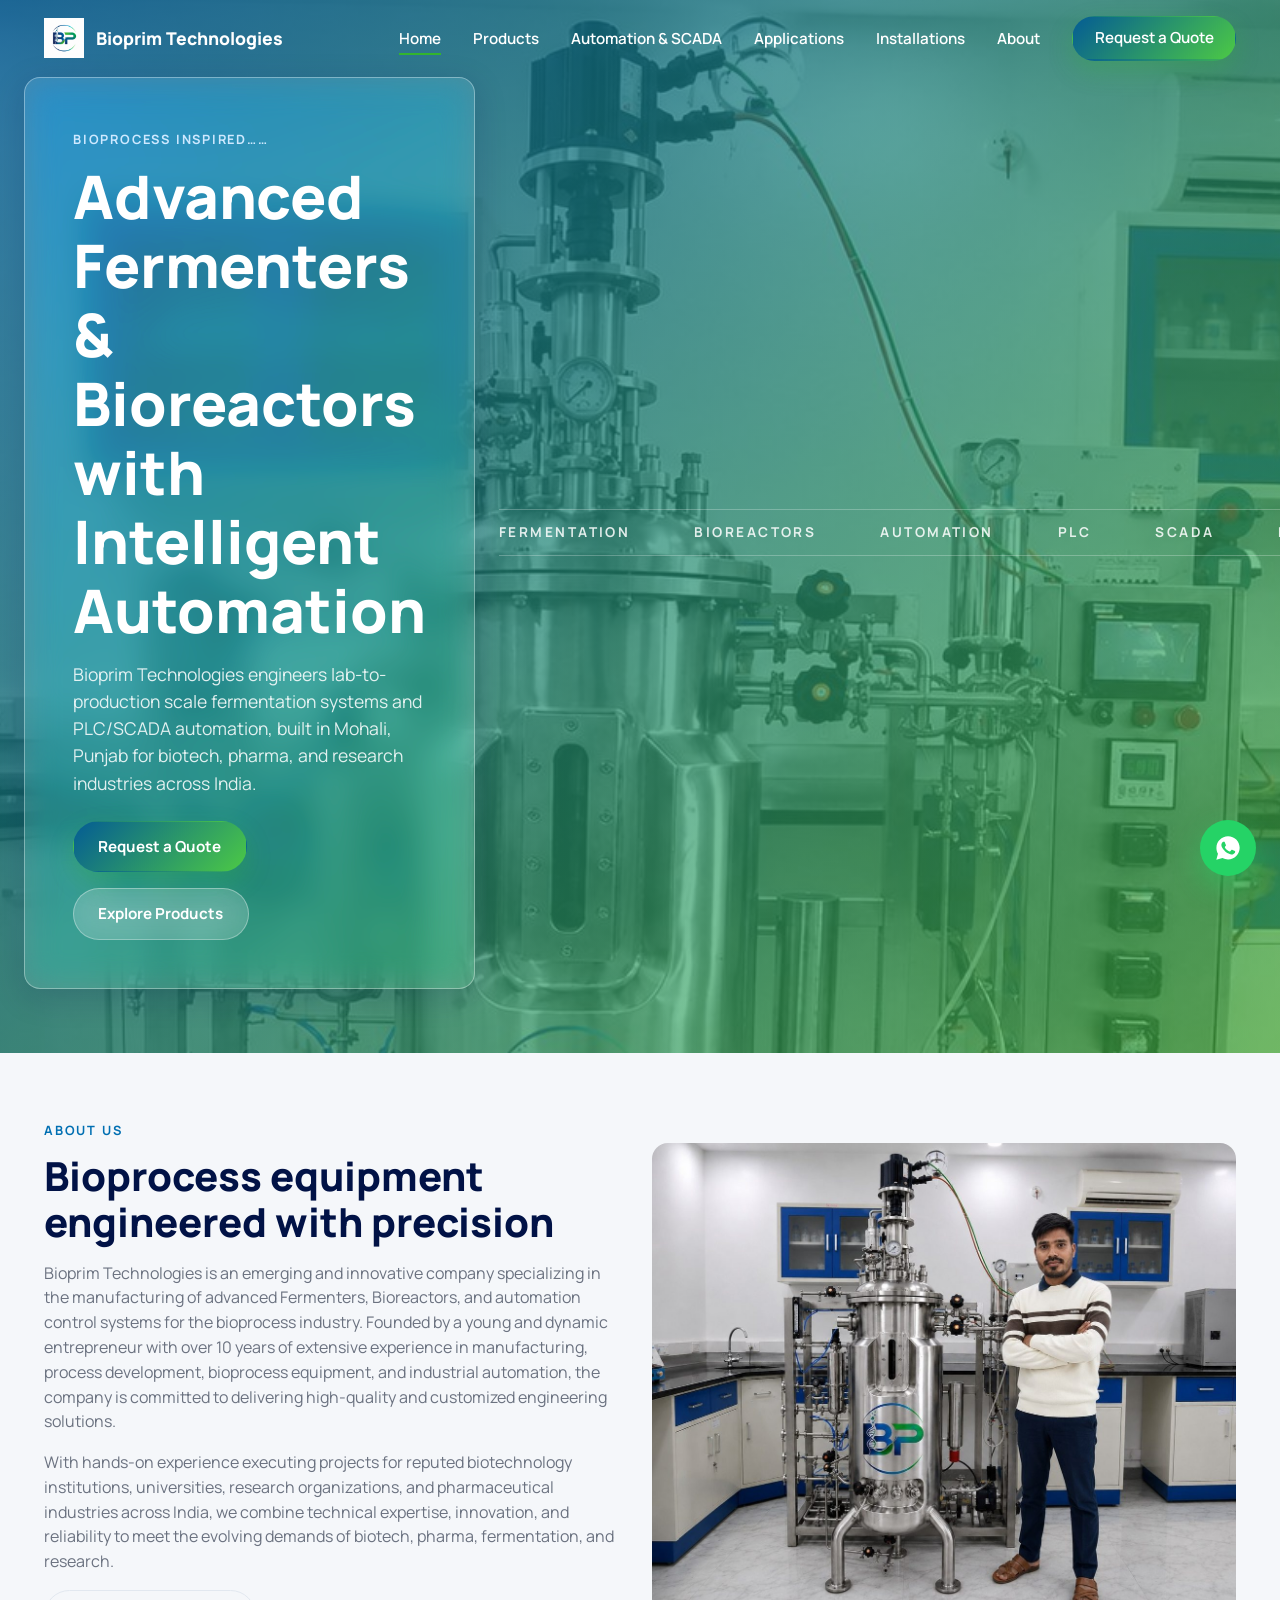
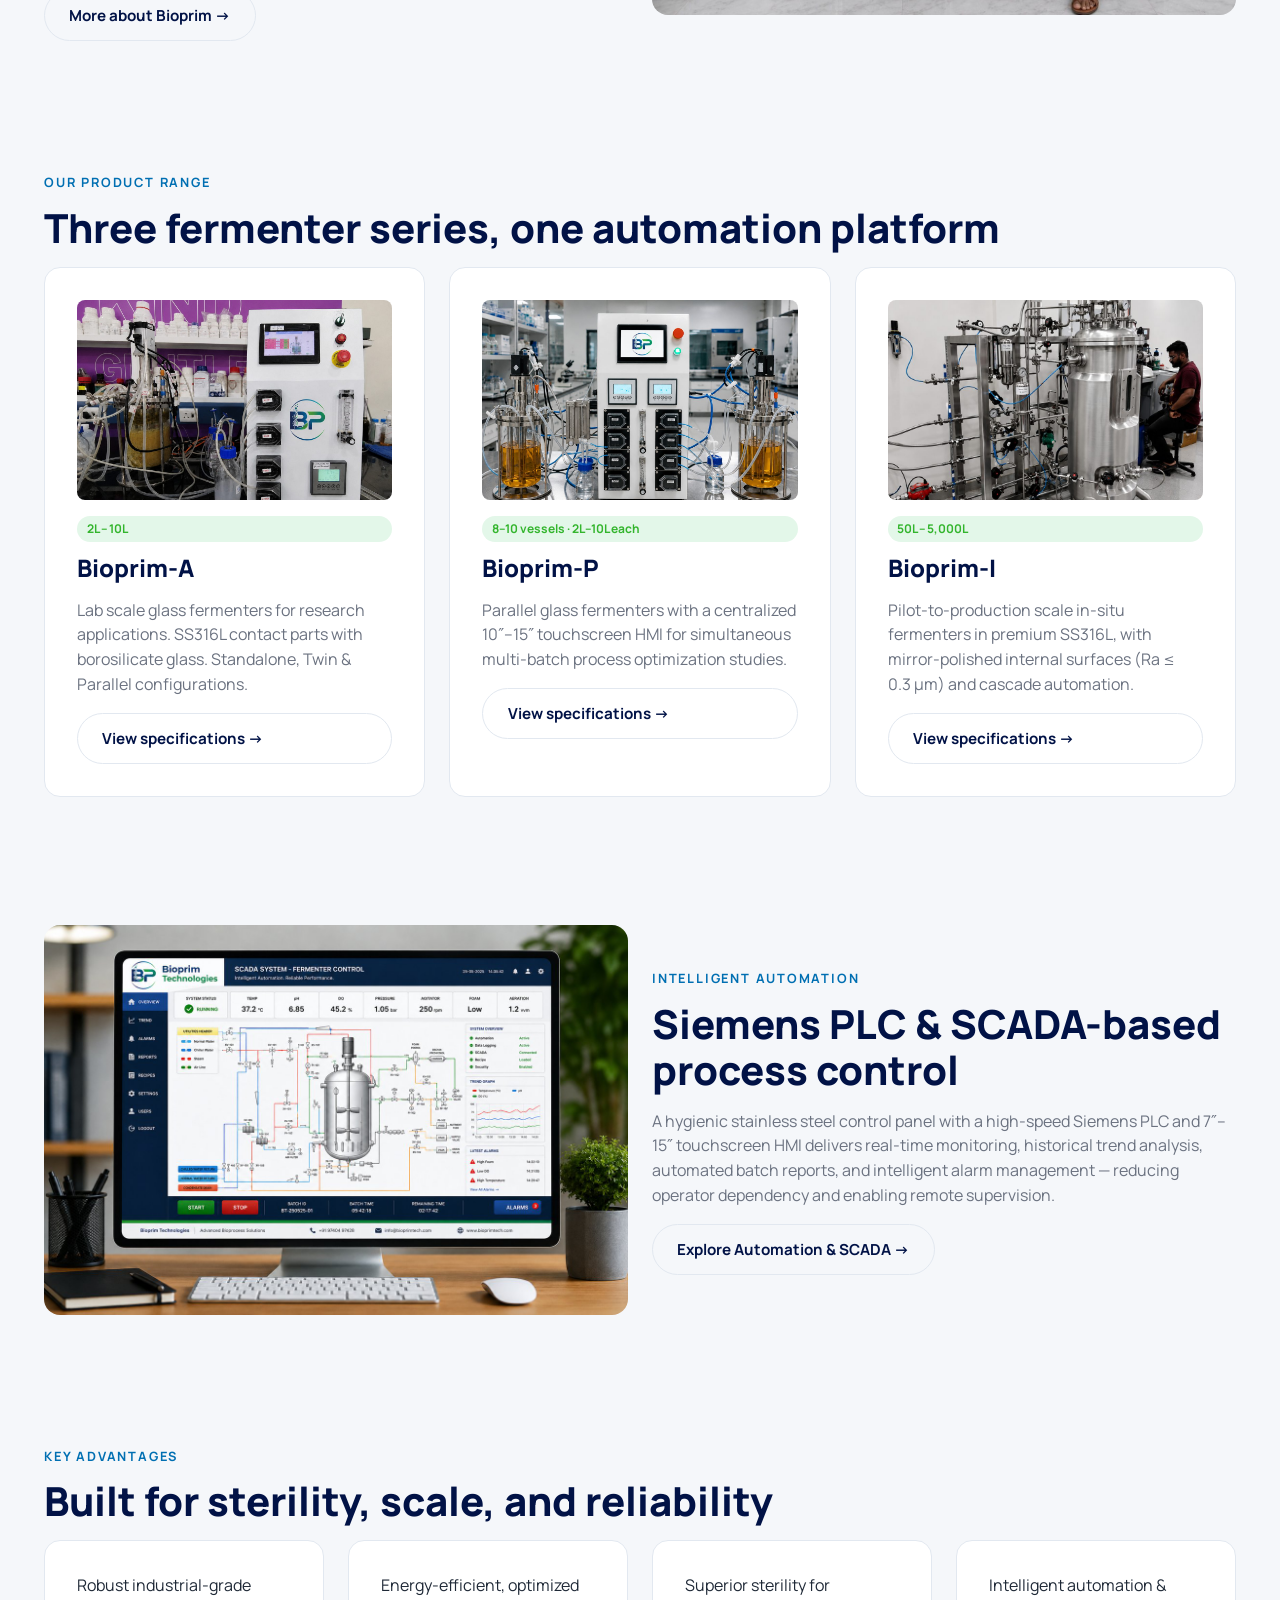
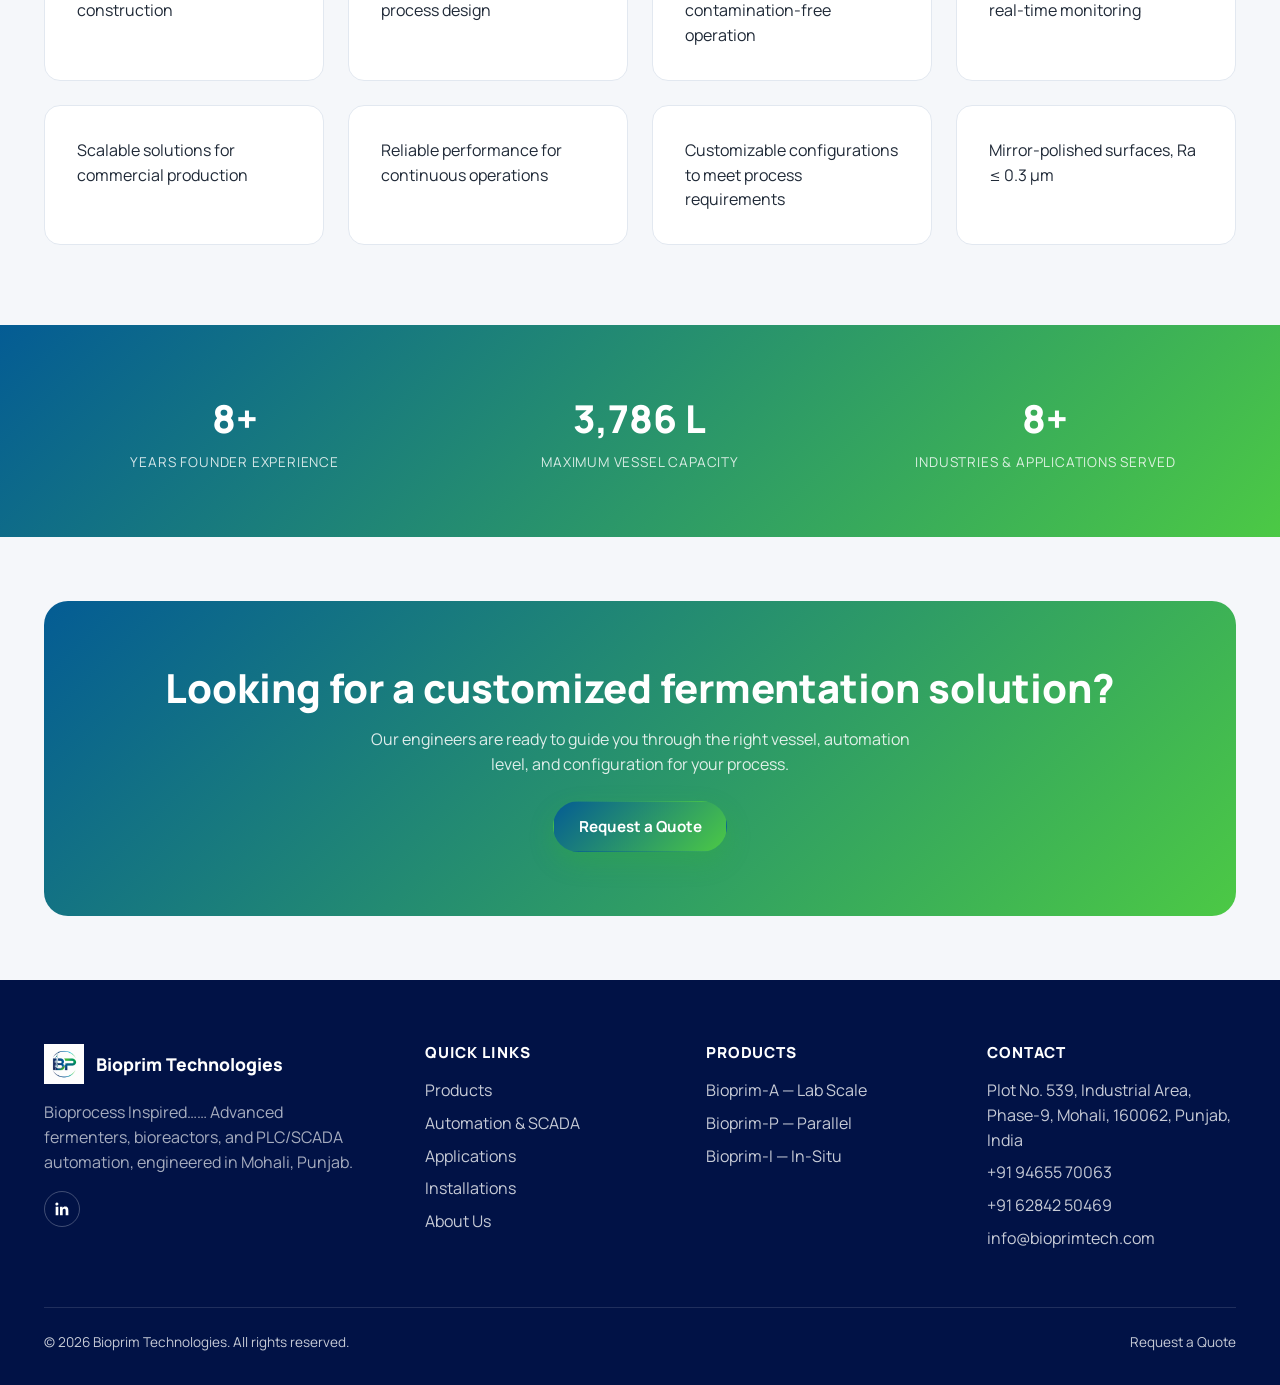
<file: index.html>
<!doctype html>
<html lang="en">
<head>
  <meta charset="UTF-8">
  <meta name="viewport" content="width=device-width, initial-scale=1.0">
  <title>Bioprim Technologies | Advanced Fermenters, Bioreactors &amp; SCADA Automation</title>
  <meta name="description" content="Bioprim Technologies designs and manufactures lab-to-production scale fermenters, bioreactors, and PLC/SCADA automation systems for biotech, pharma, and fermentation industries from Mohali, Punjab.">
  <link rel="canonical" href="https://www.bioprimtech.com/">
  <meta property="og:title" content="Bioprim Technologies | Bioprocess Inspired……">
  <meta property="og:description" content="Advanced fermenters, bioreactors, and intelligent PLC/SCADA automation for modern biotechnology.">
  <meta property="og:type" content="website">
  <meta property="og:url" content="https://www.bioprimtech.com/">
  <meta property="og:image" content="https://www.bioprimtech.com/assets/images/products/hero-skid-render.jpg">
  <link rel="icon" href="assets/images/logo/favicon.ico" type="image/x-icon">
  <link rel="apple-touch-icon" href="assets/images/logo/apple-touch-icon.png">
  <link rel="preconnect" href="https://fonts.googleapis.com">
  <link rel="preconnect" href="https://fonts.gstatic.com" crossorigin>
  <link href="https://fonts.googleapis.com/css2?family=Manrope:wght@400;500;600;700;800&display=swap" rel="stylesheet">
  <link rel="stylesheet" href="css/variables.css">
  <link rel="stylesheet" href="css/base.css">
  <link rel="stylesheet" href="css/components.css">
</head>
<body data-page="home" data-hero="dark">
  <site-header></site-header>

  <main>
    <section class="hero" style="background-image: linear-gradient(135deg, rgba(4,92,148,0.1), rgba(76,201,69,0.1)), url('assets/images/products/hero-skid-render.jpg');">
      <div class="container">
        <div class="hero-panel glass-panel">
          <span class="eyebrow">Bioprocess Inspired……</span>
          <h1>Advanced Fermenters &amp; Bioreactors with Intelligent Automation</h1>
          <p>Bioprim Technologies engineers lab-to-production scale fermentation systems and PLC/SCADA automation, built in Mohali, Punjab for biotech, pharma, and research industries across India.</p>
          <div class="hero-actions">
            <a class="btn btn-primary" href="contact.html">Request a Quote</a>
            <a class="btn btn-glass" href="products.html">Explore Products</a>
          </div>
        </div>
      </div>
      <div class="ticker">
        <div class="ticker-track">
          <span>Fermentation</span><span>Bioreactors</span><span>Automation</span><span>PLC</span><span>SCADA</span><span>HMI</span><span>Bioprocess Engineering</span>
          <span>Fermentation</span><span>Bioreactors</span><span>Automation</span><span>PLC</span><span>SCADA</span><span>HMI</span><span>Bioprocess Engineering</span>
        </div>
      </div>
    </section>

    <section class="container">
      <div class="grid grid-2" style="align-items:center;">
        <div class="reveal">
          <span class="eyebrow">About Us</span>
          <h2>Bioprocess equipment engineered with precision</h2>
          <p>Bioprim Technologies is an emerging and innovative company specializing in the manufacturing of advanced Fermenters, Bioreactors, and automation control systems for the bioprocess industry. Founded by a young and dynamic entrepreneur with over 10 years of extensive experience in manufacturing, process development, bioprocess equipment, and industrial automation, the company is committed to delivering high-quality and customized engineering solutions.</p>
          <p>With hands-on experience executing projects for reputed biotechnology institutions, universities, research organizations, and pharmaceutical industries across India, we combine technical expertise, innovation, and reliability to meet the evolving demands of biotech, pharma, fermentation, and research.</p>
          <a class="btn btn-ghost" href="about.html">More about Bioprim &rarr;</a>
        </div>
        <div class="reveal">
          <img src="assets/images/products/bioprim-i-founder.jpg" alt="Bioprim Technologies in-situ scale fermenter with a team member for scale" style="border-radius: var(--radius-md);">
        </div>
      </div>
    </section>

    <section class="container">
      <span class="eyebrow">Our Product Range</span>
      <h2>Three fermenter series, one automation platform</h2>
      <div class="grid grid-3">
        <div class="card product-card reveal">
          <img src="assets/images/products/bioprim-a.jpg" alt="Bioprim-A lab scale glass fermenter">
          <span class="tag">2L &ndash; 10L</span>
          <h3>Bioprim-A</h3>
          <p>Lab scale glass fermenters for research applications. SS316L contact parts with borosilicate glass. Standalone, Twin &amp; Parallel configurations.</p>
          <a class="btn btn-ghost" href="bioprim-a.html">View specifications &rarr;</a>
        </div>
        <div class="card product-card reveal">
          <img src="assets/images/products/bioprim-p.jpg" alt="Bioprim-P parallel glass fermenter system">
          <span class="tag">8&ndash;10 vessels &middot; 2L&ndash;10L each</span>
          <h3>Bioprim-P</h3>
          <p>Parallel glass fermenters with a centralized 10&Prime;&ndash;15&Prime; touchscreen HMI for simultaneous multi-batch process optimization studies.</p>
          <a class="btn btn-ghost" href="bioprim-p.html">View specifications &rarr;</a>
        </div>
        <div class="card product-card reveal">
          <img src="assets/images/products/bioprim-i.jpg" alt="Bioprim-I in-situ scale stainless steel fermenter">
          <span class="tag">50L &ndash; 5,000L</span>
          <h3>Bioprim-I</h3>
          <p>Pilot-to-production scale in-situ fermenters in premium SS316L, with mirror-polished internal surfaces (Ra &le; 0.3&nbsp;&micro;m) and cascade automation.</p>
          <a class="btn btn-ghost" href="bioprim-i.html">View specifications &rarr;</a>
        </div>
      </div>
    </section>

    <section class="container">
      <div class="grid grid-2" style="align-items:center;">
        <div class="reveal">
          <img src="assets/images/products/scada-dashboard.jpg" alt="Bioprim SCADA system dashboard showing live fermenter data" style="border-radius: var(--radius-md);">
        </div>
        <div class="reveal">
          <span class="eyebrow">Intelligent Automation</span>
          <h2>Siemens PLC &amp; SCADA-based process control</h2>
          <p>A hygienic stainless steel control panel with a high-speed Siemens PLC and 7&Prime;&ndash;15&Prime; touchscreen HMI delivers real-time monitoring, historical trend analysis, automated batch reports, and intelligent alarm management &mdash; reducing operator dependency and enabling remote supervision.</p>
          <a class="btn btn-ghost" href="automation-scada.html">Explore Automation &amp; SCADA &rarr;</a>
        </div>
      </div>
    </section>

    <section class="container">
      <span class="eyebrow">Key Advantages</span>
      <h2>Built for sterility, scale, and reliability</h2>
      <ul class="grid grid-4" style="list-style:none; padding:0;">
        <li class="card reveal">Robust industrial-grade construction</li>
        <li class="card reveal">Energy-efficient, optimized process design</li>
        <li class="card reveal">Superior sterility for contamination-free operation</li>
        <li class="card reveal">Intelligent automation &amp; real-time monitoring</li>
        <li class="card reveal">Scalable solutions for commercial production</li>
        <li class="card reveal">Reliable performance for continuous operations</li>
        <li class="card reveal">Customizable configurations to meet process requirements</li>
        <li class="card reveal">Mirror-polished surfaces, Ra &le; 0.3&nbsp;&micro;m</li>
      </ul>
    </section>

    <section class="stats-band">
      <div class="container grid grid-3">
        <div class="reveal">
          <span class="stat-number" data-target="10" data-suffix="+">0</span>
          <span class="stat-label">Years Founder Experience</span>
        </div>
        <div class="reveal">
          <span class="stat-number" data-target="5000" data-suffix=" L">0</span>
          <span class="stat-label">Maximum Vessel Capacity</span>
        </div>
        <div class="reveal">
          <span class="stat-number" data-target="10" data-suffix="+">0</span>
          <span class="stat-label">Industries &amp; Applications Served</span>
        </div>
      </div>
    </section>

    <section class="container">
      <div class="cta-band reveal">
        <h2>Looking for a customized fermentation solution?</h2>
        <p>Our engineers are ready to guide you through the right vessel, automation level, and configuration for your process.</p>
        <div class="hero-actions" style="justify-content:center;">
          <a class="btn btn-primary" href="contact.html">Request a Quote</a>
        </div>
      </div>
    </section>
  </main>

  <site-footer></site-footer>
  <whatsapp-fab></whatsapp-fab>

  <script src="js/components.js" defer></script>
  <script src="js/nav.js" defer></script>
  <script src="js/animations.js" defer></script>
</body>
</html>
</file>
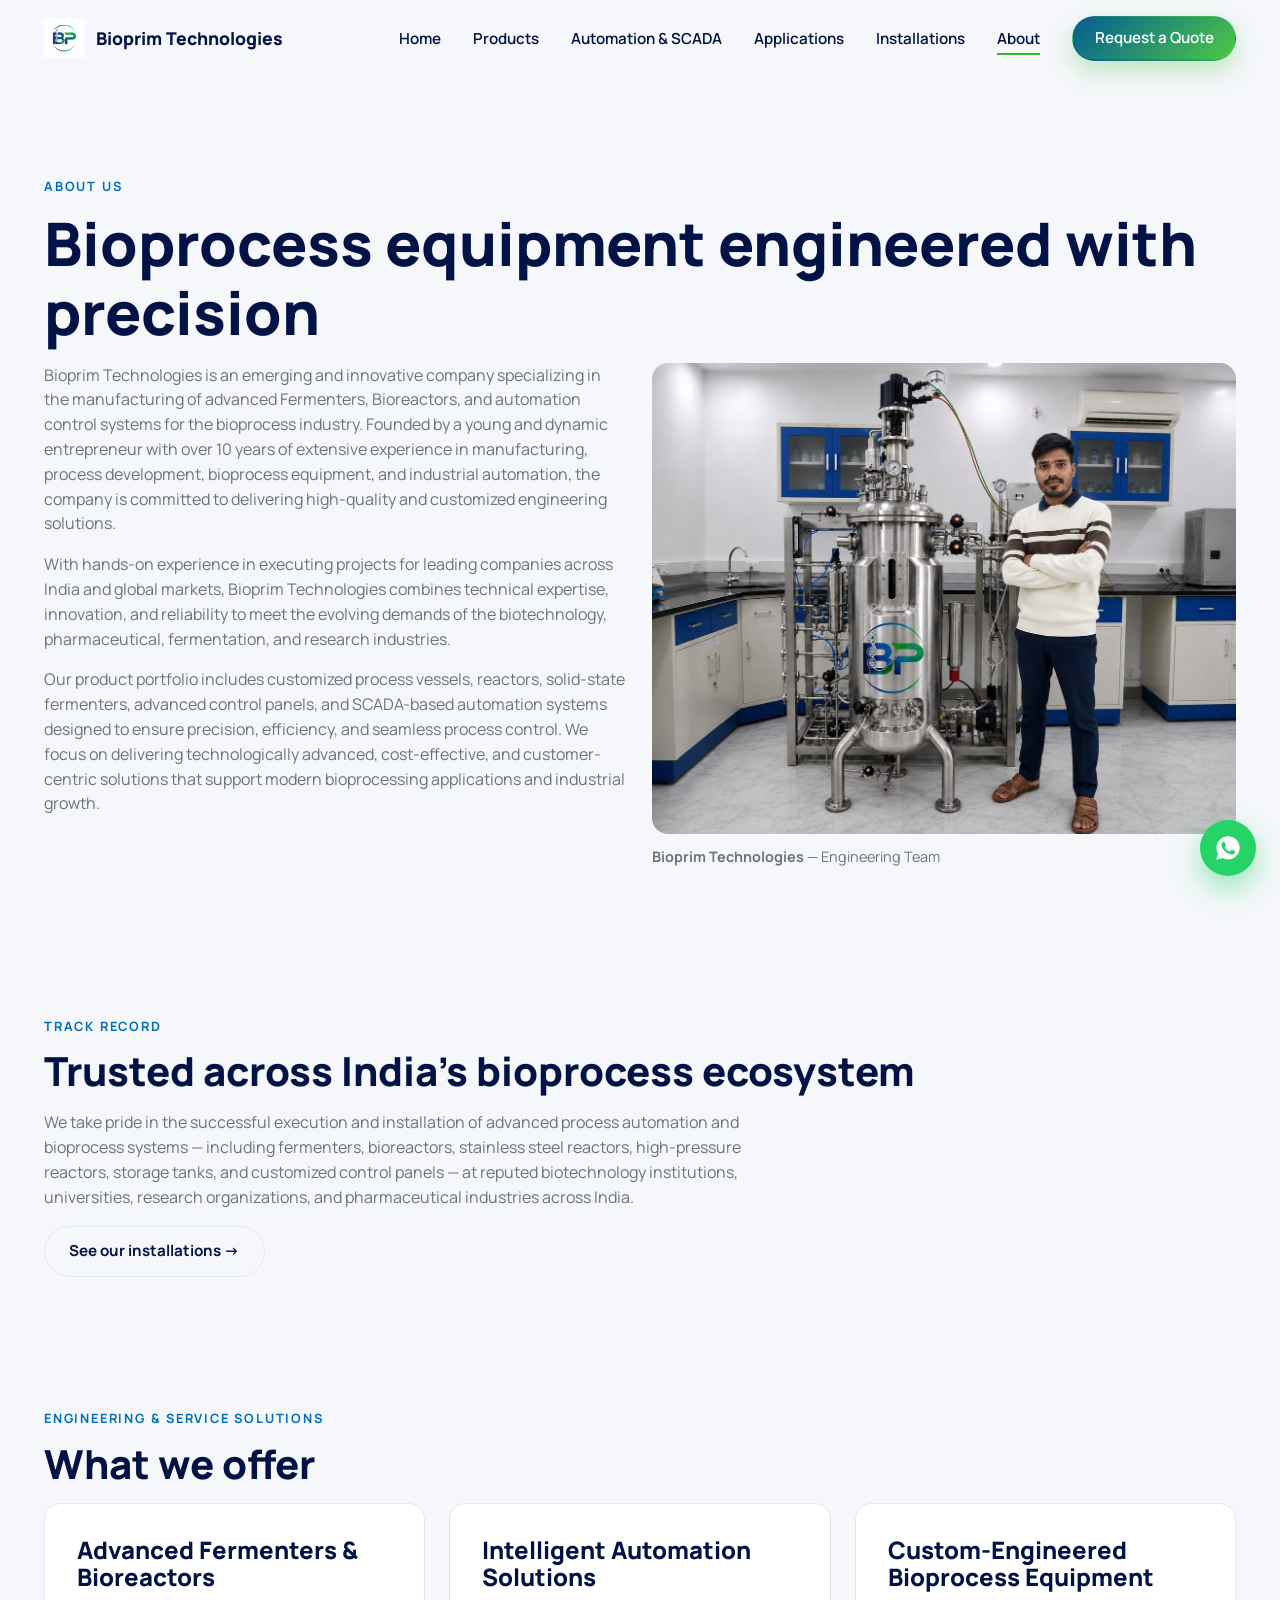
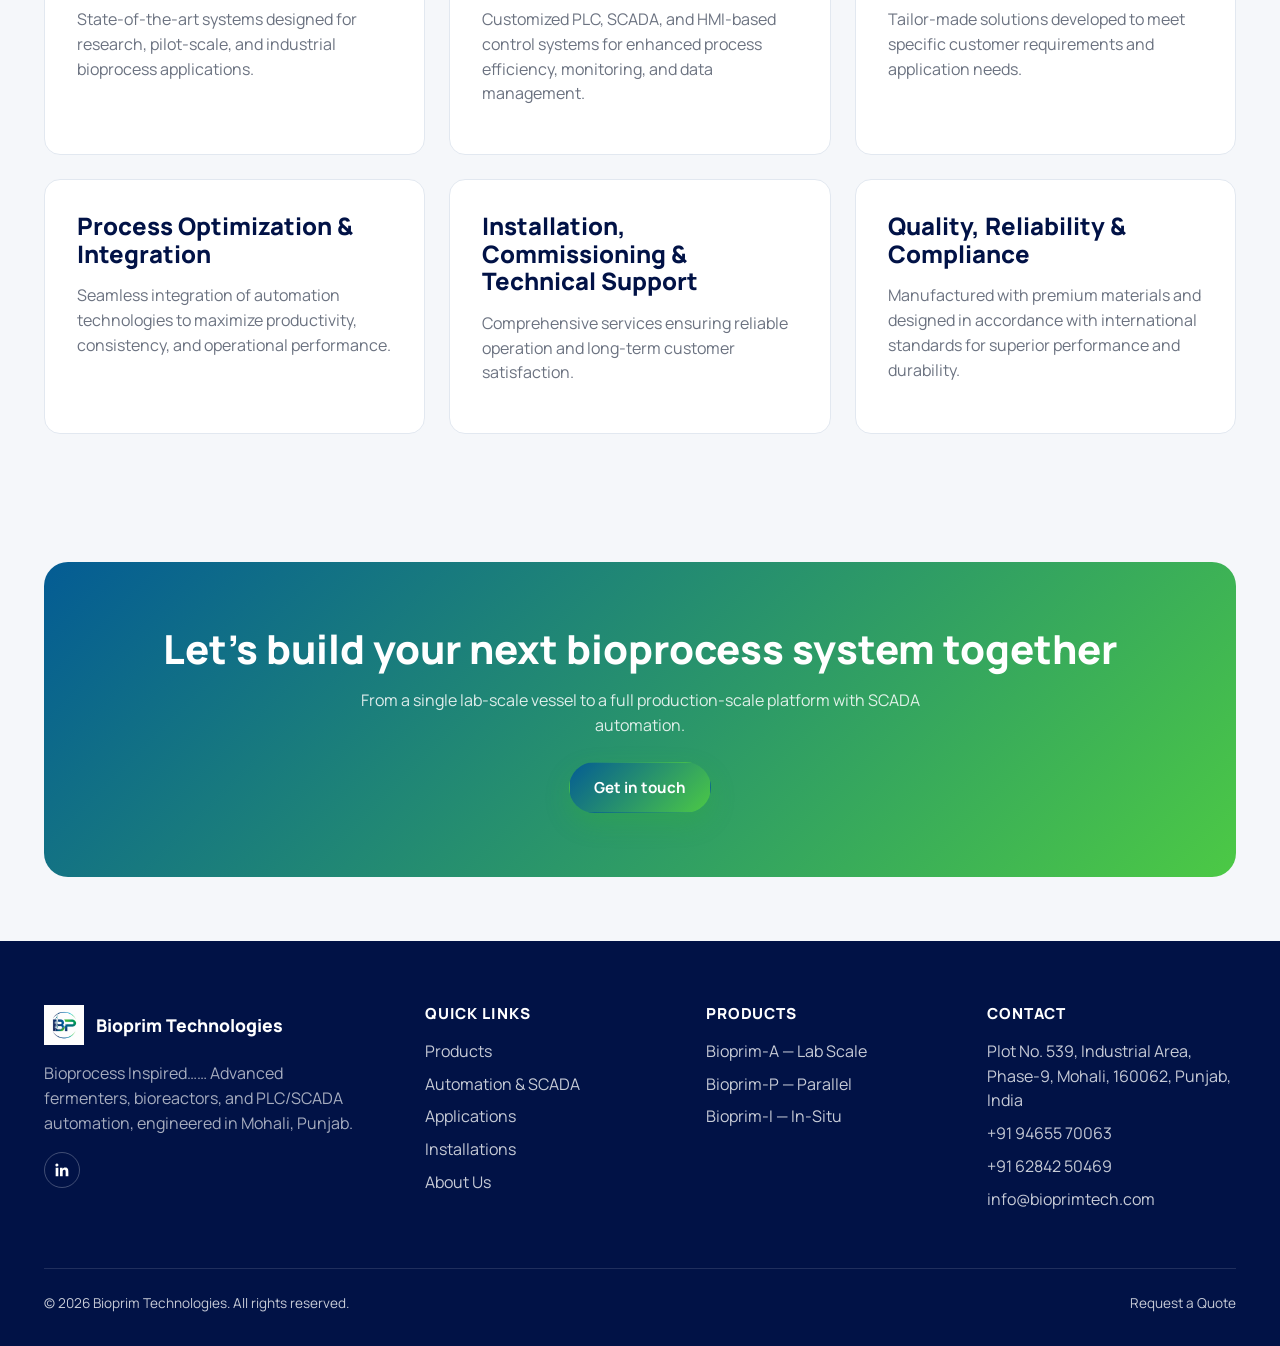
<file: about.html>
<!doctype html>
<html lang="en">
<head>
  <meta charset="UTF-8">
  <meta name="viewport" content="width=device-width, initial-scale=1.0">
  <title>About Us | Bioprim Technologies</title>
  <meta name="description" content="Bioprim Technologies is a Mohali, Punjab-based manufacturer of fermenters, bioreactors, and automation control systems, founded by Santosh Kumar with 10+ years of bioprocess engineering experience.">
  <link rel="canonical" href="https://www.bioprimtech.com/about.html">
  <meta property="og:title" content="About Us | Bioprim Technologies">
  <meta property="og:type" content="website">
  <meta property="og:url" content="https://www.bioprimtech.com/about.html">
  <link rel="icon" href="assets/images/logo/favicon.ico" type="image/x-icon">
  <link rel="preconnect" href="https://fonts.googleapis.com">
  <link rel="preconnect" href="https://fonts.gstatic.com" crossorigin>
  <link href="https://fonts.googleapis.com/css2?family=Manrope:wght@400;500;600;700;800&display=swap" rel="stylesheet">
  <link rel="stylesheet" href="css/variables.css">
  <link rel="stylesheet" href="css/base.css">
  <link rel="stylesheet" href="css/components.css">
</head>
<body data-page="about">
  <site-header></site-header>

  <main>
    <section class="container" style="padding-top: var(--space-9);">
      <span class="eyebrow">About Us</span>
      <h1>Bioprocess equipment engineered with precision</h1>
      <div class="grid grid-2">
        <div class="reveal">
          <p>Bioprim Technologies is an emerging and innovative company specializing in the manufacturing of advanced Fermenters, Bioreactors, and automation control systems for the bioprocess industry. Founded by a young and dynamic entrepreneur with over 10 years of extensive experience in manufacturing, process development, bioprocess equipment, and industrial automation, the company is committed to delivering high-quality and customized engineering solutions.</p>
          <p>With hands-on experience in executing projects for leading companies across India and global markets, Bioprim Technologies combines technical expertise, innovation, and reliability to meet the evolving demands of the biotechnology, pharmaceutical, fermentation, and research industries.</p>
          <p>Our product portfolio includes customized process vessels, reactors, solid-state fermenters, advanced control panels, and SCADA-based automation systems designed to ensure precision, efficiency, and seamless process control. We focus on delivering technologically advanced, cost-effective, and customer-centric solutions that support modern bioprocessing applications and industrial growth.</p>
        </div>
        <div class="reveal">
          <img src="assets/images/products/bioprim-i-founder.jpg" alt="Bioprim Technologies team member beside a Bioprim-I in-situ fermenter" style="border-radius: var(--radius-md);">
          <p style="margin-top:var(--space-3); font-size:0.9rem;"><strong>Bioprim Technologies</strong> &mdash; Engineering Team</p>
        </div>
      </div>
    </section>

    <section class="container">
      <span class="eyebrow">Track Record</span>
      <h2>Trusted across India's bioprocess ecosystem</h2>
      <p style="max-width:70ch;">We take pride in the successful execution and installation of advanced process automation and bioprocess systems &mdash; including fermenters, bioreactors, stainless steel reactors, high-pressure reactors, storage tanks, and customized control panels &mdash; at reputed biotechnology institutions, universities, research organizations, and pharmaceutical industries across India.</p>
      <a class="btn btn-ghost" href="gallery.html">See our installations &rarr;</a>
    </section>

    <section class="container">
      <span class="eyebrow">Engineering &amp; Service Solutions</span>
      <h2>What we offer</h2>
      <div class="grid grid-3">
        <div class="card reveal">
          <h3>Advanced Fermenters &amp; Bioreactors</h3>
          <p>State-of-the-art systems designed for research, pilot-scale, and industrial bioprocess applications.</p>
        </div>
        <div class="card reveal">
          <h3>Intelligent Automation Solutions</h3>
          <p>Customized PLC, SCADA, and HMI-based control systems for enhanced process efficiency, monitoring, and data management.</p>
        </div>
        <div class="card reveal">
          <h3>Custom-Engineered Bioprocess Equipment</h3>
          <p>Tailor-made solutions developed to meet specific customer requirements and application needs.</p>
        </div>
        <div class="card reveal">
          <h3>Process Optimization &amp; Integration</h3>
          <p>Seamless integration of automation technologies to maximize productivity, consistency, and operational performance.</p>
        </div>
        <div class="card reveal">
          <h3>Installation, Commissioning &amp; Technical Support</h3>
          <p>Comprehensive services ensuring reliable operation and long-term customer satisfaction.</p>
        </div>
        <div class="card reveal">
          <h3>Quality, Reliability &amp; Compliance</h3>
          <p>Manufactured with premium materials and designed in accordance with international standards for superior performance and durability.</p>
        </div>
      </div>
    </section>

    <section class="container">
      <div class="cta-band reveal">
        <h2>Let's build your next bioprocess system together</h2>
        <p>From a single lab-scale vessel to a full production-scale platform with SCADA automation.</p>
        <div class="hero-actions" style="justify-content:center;">
          <a class="btn btn-primary" href="contact.html">Get in touch</a>
        </div>
      </div>
    </section>
  </main>

  <site-footer></site-footer>
  <whatsapp-fab></whatsapp-fab>

  <script src="js/components.js" defer></script>
  <script src="js/nav.js" defer></script>
  <script src="js/animations.js" defer></script>
</body>
</html>
</file>
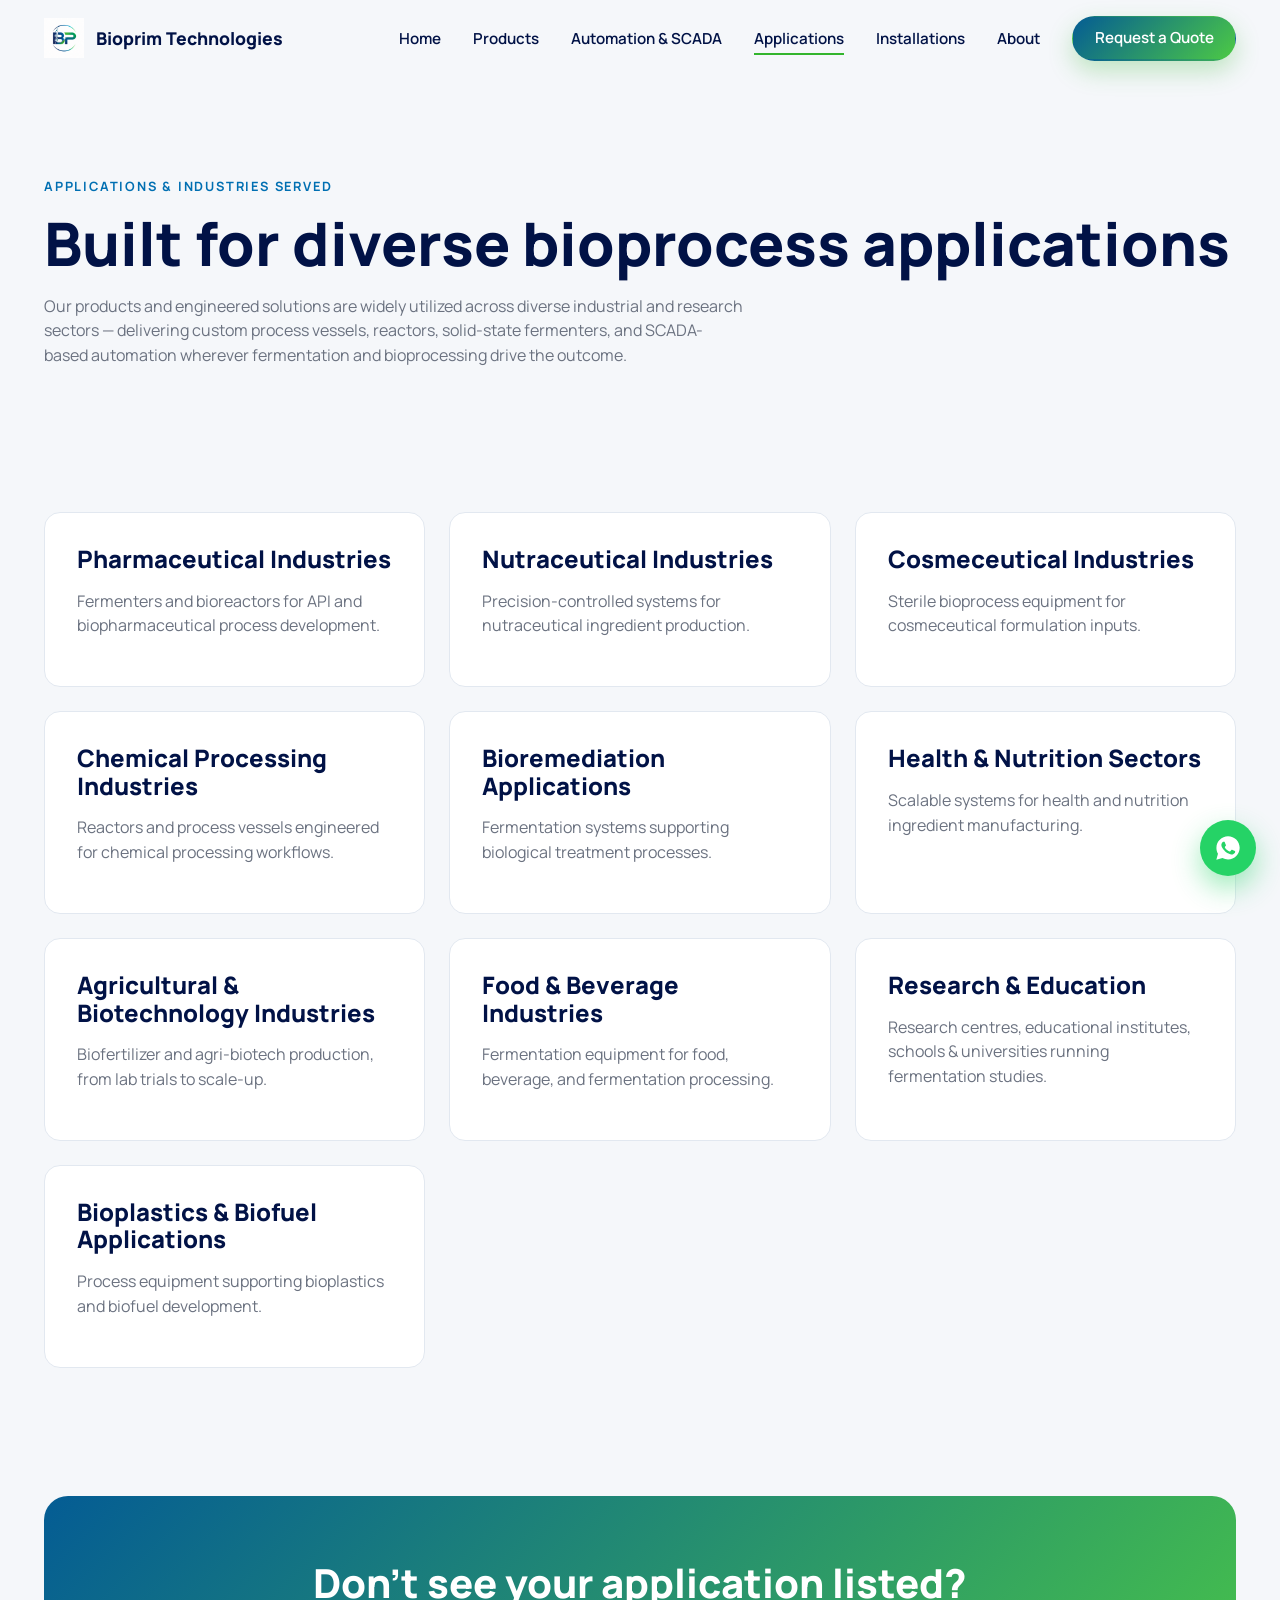
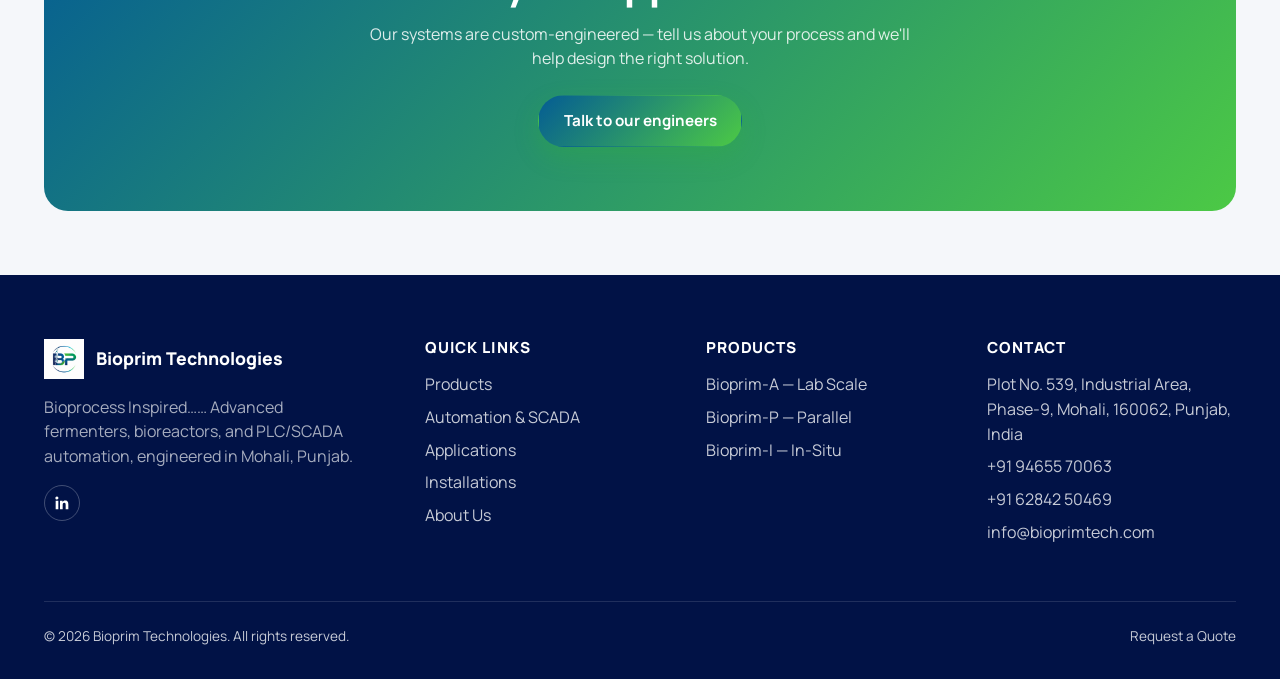
<file: applications.html>
<!doctype html>
<html lang="en">
<head>
  <meta charset="UTF-8">
  <meta name="viewport" content="width=device-width, initial-scale=1.0">
  <title>Applications &amp; Industries Served | Bioprim Technologies</title>
  <meta name="description" content="Bioprim Technologies' fermenters and bioreactors serve pharmaceutical, nutraceutical, cosmeceutical, chemical processing, bioremediation, agricultural, food & beverage, research, and biofuel industries.">
  <link rel="canonical" href="https://www.bioprimtech.com/applications.html">
  <meta property="og:title" content="Applications & Industries Served | Bioprim Technologies">
  <meta property="og:type" content="website">
  <meta property="og:url" content="https://www.bioprimtech.com/applications.html">
  <link rel="icon" href="assets/images/logo/favicon.ico" type="image/x-icon">
  <link rel="preconnect" href="https://fonts.googleapis.com">
  <link rel="preconnect" href="https://fonts.gstatic.com" crossorigin>
  <link href="https://fonts.googleapis.com/css2?family=Manrope:wght@400;500;600;700;800&display=swap" rel="stylesheet">
  <link rel="stylesheet" href="css/variables.css">
  <link rel="stylesheet" href="css/base.css">
  <link rel="stylesheet" href="css/components.css">
</head>
<body data-page="applications">
  <site-header></site-header>

  <main>
    <section class="container" style="padding-top: var(--space-9);">
      <span class="eyebrow">Applications &amp; Industries Served</span>
      <h1>Built for diverse bioprocess applications</h1>
      <p style="max-width:70ch;">Our products and engineered solutions are widely utilized across diverse industrial and research sectors &mdash; delivering custom process vessels, reactors, solid-state fermenters, and SCADA-based automation wherever fermentation and bioprocessing drive the outcome.</p>
    </section>

    <section class="container">
      <div class="grid grid-3">
        <div class="card reveal">
          <h3>Pharmaceutical Industries</h3>
          <p>Fermenters and bioreactors for API and biopharmaceutical process development.</p>
        </div>
        <div class="card reveal">
          <h3>Nutraceutical Industries</h3>
          <p>Precision-controlled systems for nutraceutical ingredient production.</p>
        </div>
        <div class="card reveal">
          <h3>Cosmeceutical Industries</h3>
          <p>Sterile bioprocess equipment for cosmeceutical formulation inputs.</p>
        </div>
        <div class="card reveal">
          <h3>Chemical Processing Industries</h3>
          <p>Reactors and process vessels engineered for chemical processing workflows.</p>
        </div>
        <div class="card reveal">
          <h3>Bioremediation Applications</h3>
          <p>Fermentation systems supporting biological treatment processes.</p>
        </div>
        <div class="card reveal">
          <h3>Health &amp; Nutrition Sectors</h3>
          <p>Scalable systems for health and nutrition ingredient manufacturing.</p>
        </div>
        <div class="card reveal">
          <h3>Agricultural &amp; Biotechnology Industries</h3>
          <p>Biofertilizer and agri-biotech production, from lab trials to scale-up.</p>
        </div>
        <div class="card reveal">
          <h3>Food &amp; Beverage Industries</h3>
          <p>Fermentation equipment for food, beverage, and fermentation processing.</p>
        </div>
        <div class="card reveal">
          <h3>Research &amp; Education</h3>
          <p>Research centres, educational institutes, schools &amp; universities running fermentation studies.</p>
        </div>
        <div class="card reveal">
          <h3>Bioplastics &amp; Biofuel Applications</h3>
          <p>Process equipment supporting bioplastics and biofuel development.</p>
        </div>
      </div>
    </section>

    <section class="container">
      <div class="cta-band reveal">
        <h2>Don't see your application listed?</h2>
        <p>Our systems are custom-engineered &mdash; tell us about your process and we'll help design the right solution.</p>
        <div class="hero-actions" style="justify-content:center;">
          <a class="btn btn-primary" href="contact.html">Talk to our engineers</a>
        </div>
      </div>
    </section>
  </main>

  <site-footer></site-footer>
  <whatsapp-fab></whatsapp-fab>

  <script src="js/components.js" defer></script>
  <script src="js/nav.js" defer></script>
  <script src="js/animations.js" defer></script>
</body>
</html>
</file>
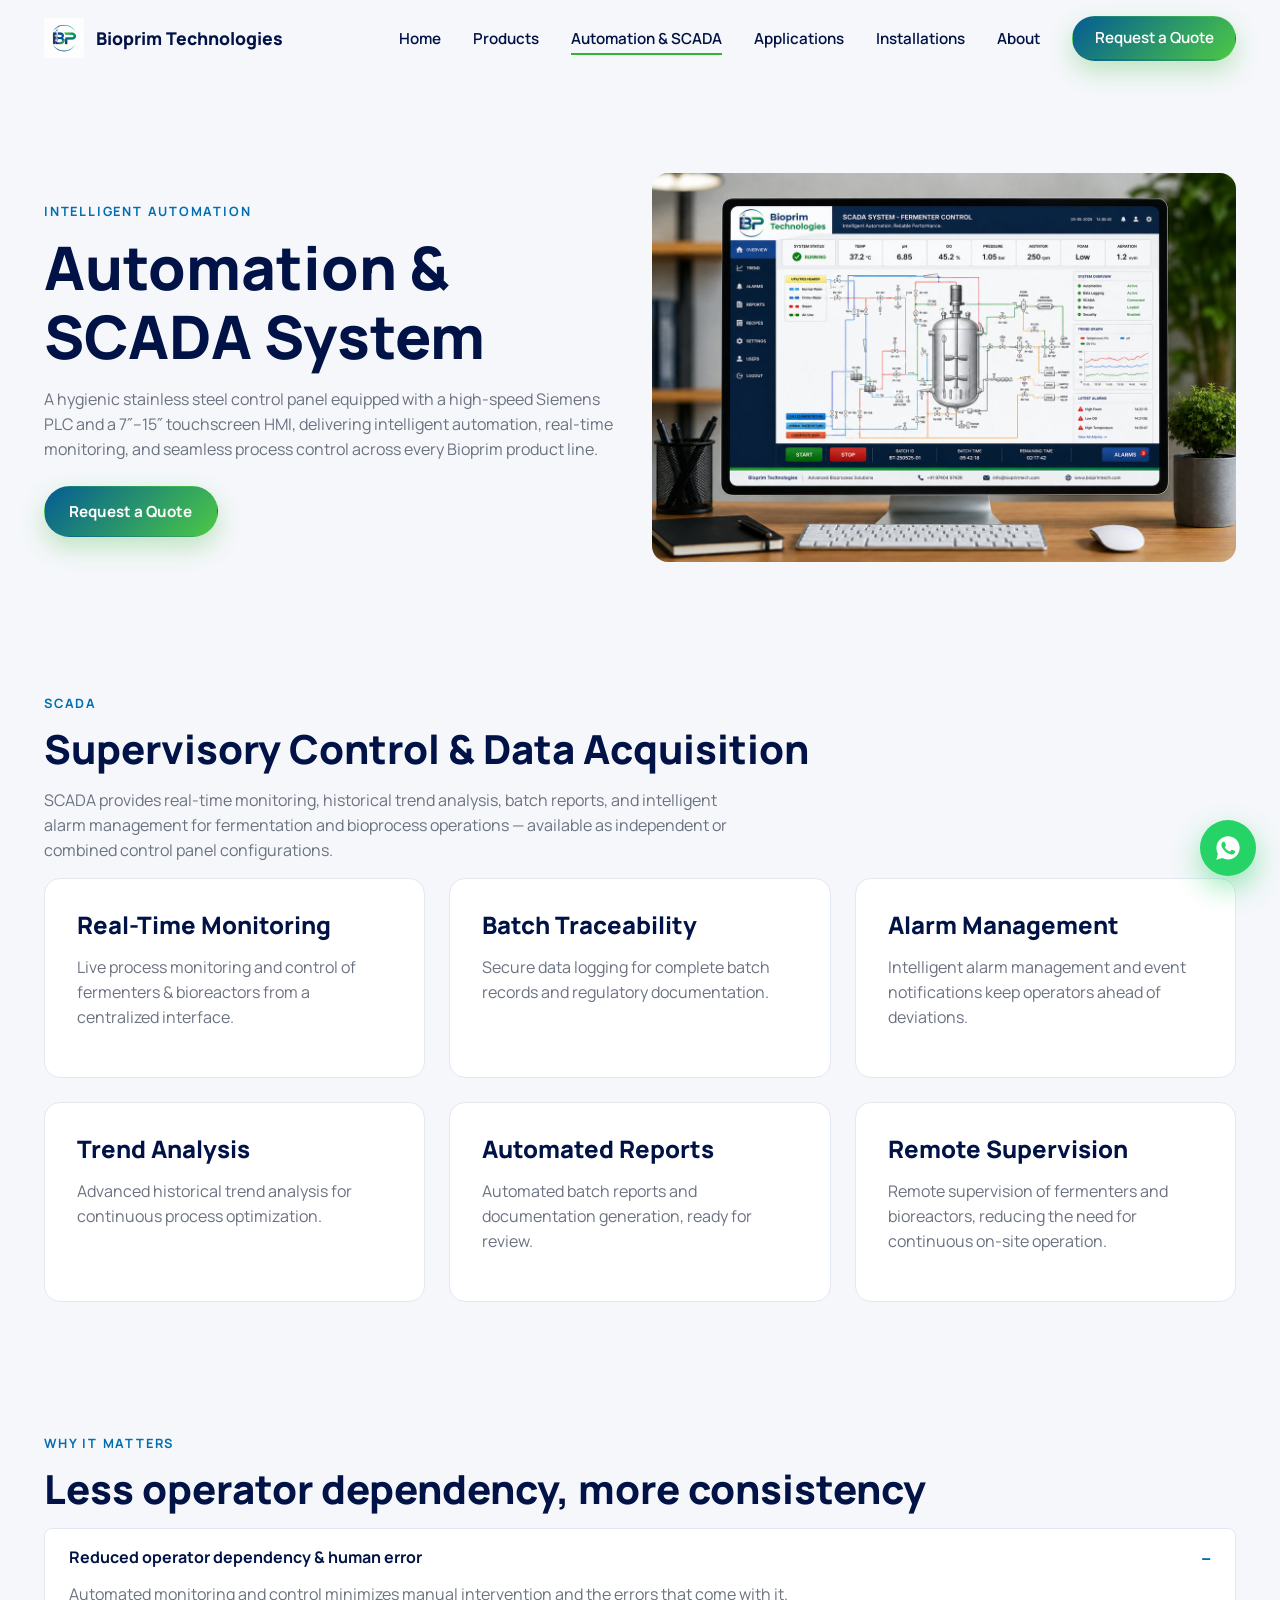
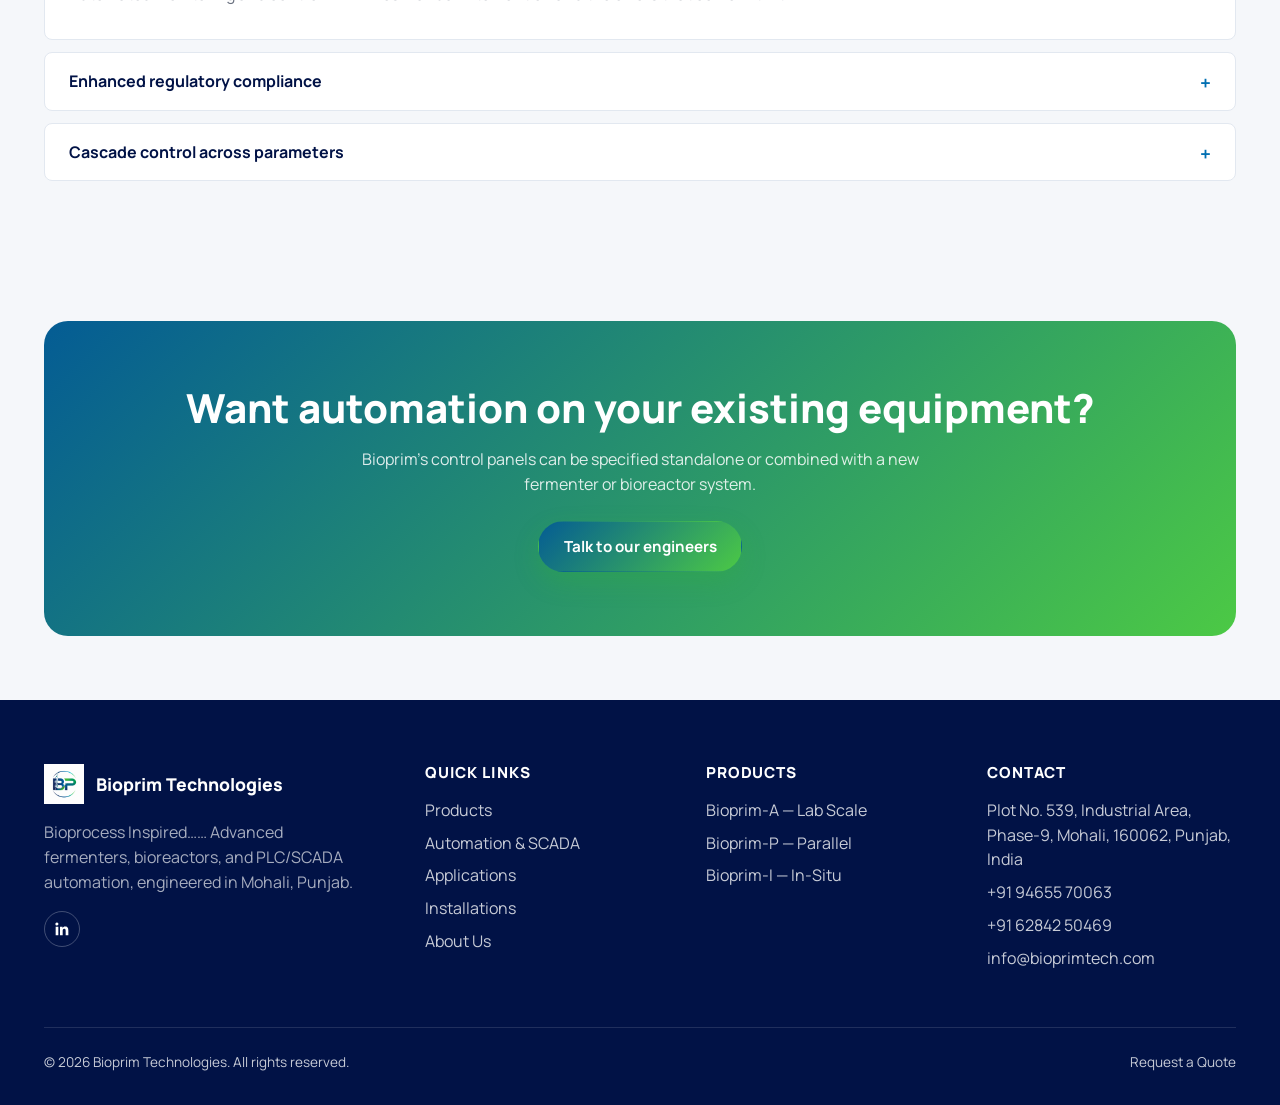
<file: automation-scada.html>
<!doctype html>
<html lang="en">
<head>
  <meta charset="UTF-8">
  <meta name="viewport" content="width=device-width, initial-scale=1.0">
  <title>Automation &amp; SCADA System | Bioprim Technologies</title>
  <meta name="description" content="Siemens PLC and SCADA-based automation for fermenters and bioreactors: real-time monitoring, historical trend analysis, batch reports, and intelligent alarm management.">
  <link rel="canonical" href="https://www.bioprimtech.com/automation-scada.html">
  <meta property="og:title" content="Automation & SCADA System | Bioprim Technologies">
  <meta property="og:type" content="website">
  <meta property="og:url" content="https://www.bioprimtech.com/automation-scada.html">
  <link rel="icon" href="assets/images/logo/favicon.ico" type="image/x-icon">
  <link rel="preconnect" href="https://fonts.googleapis.com">
  <link rel="preconnect" href="https://fonts.gstatic.com" crossorigin>
  <link href="https://fonts.googleapis.com/css2?family=Manrope:wght@400;500;600;700;800&display=swap" rel="stylesheet">
  <link rel="stylesheet" href="css/variables.css">
  <link rel="stylesheet" href="css/base.css">
  <link rel="stylesheet" href="css/components.css">
</head>
<body data-page="automation">
  <site-header></site-header>

  <main>
    <section class="container" style="padding-top: var(--space-9);">
      <div class="grid grid-2" style="align-items:center;">
        <div class="reveal">
          <span class="eyebrow">Intelligent Automation</span>
          <h1>Automation &amp; SCADA System</h1>
          <p>A hygienic stainless steel control panel equipped with a high-speed Siemens PLC and a 7&Prime;&ndash;15&Prime; touchscreen HMI, delivering intelligent automation, real-time monitoring, and seamless process control across every Bioprim product line.</p>
          <div class="hero-actions">
            <a class="btn btn-primary" href="contact.html">Request a Quote</a>
          </div>
        </div>
        <div class="reveal">
          <img src="assets/images/products/scada-dashboard.jpg" alt="Bioprim SCADA dashboard showing live temperature, pH, DO, pressure, and trend data" style="border-radius: var(--radius-md);">
        </div>
      </div>
    </section>

    <section class="container">
      <span class="eyebrow">SCADA</span>
      <h2>Supervisory Control &amp; Data Acquisition</h2>
      <p style="max-width:70ch;">SCADA provides real-time monitoring, historical trend analysis, batch reports, and intelligent alarm management for fermentation and bioprocess operations &mdash; available as independent or combined control panel configurations.</p>
      <div class="grid grid-3">
        <div class="card reveal">
          <h3>Real-Time Monitoring</h3>
          <p>Live process monitoring and control of fermenters &amp; bioreactors from a centralized interface.</p>
        </div>
        <div class="card reveal">
          <h3>Batch Traceability</h3>
          <p>Secure data logging for complete batch records and regulatory documentation.</p>
        </div>
        <div class="card reveal">
          <h3>Alarm Management</h3>
          <p>Intelligent alarm management and event notifications keep operators ahead of deviations.</p>
        </div>
        <div class="card reveal">
          <h3>Trend Analysis</h3>
          <p>Advanced historical trend analysis for continuous process optimization.</p>
        </div>
        <div class="card reveal">
          <h3>Automated Reports</h3>
          <p>Automated batch reports and documentation generation, ready for review.</p>
        </div>
        <div class="card reveal">
          <h3>Remote Supervision</h3>
          <p>Remote supervision of fermenters and bioreactors, reducing the need for continuous on-site operation.</p>
        </div>
      </div>
    </section>

    <section class="container">
      <span class="eyebrow">Why It Matters</span>
      <h2>Less operator dependency, more consistency</h2>
      <details class="spec-accordion" open>
        <summary>Reduced operator dependency &amp; human error</summary>
        <p>Automated monitoring and control minimizes manual intervention and the errors that come with it.</p>
      </details>
      <details class="spec-accordion">
        <summary>Enhanced regulatory compliance</summary>
        <p>Centralized data management supports process reliability, productivity, and regulatory compliance.</p>
      </details>
      <details class="spec-accordion">
        <summary>Cascade control across parameters</summary>
        <p>Temperature, pH, DO, agitation, aeration, foaming, and nutrient feed are coordinated automatically for a stable process.</p>
      </details>
    </section>

    <section class="container">
      <div class="cta-band reveal">
        <h2>Want automation on your existing equipment?</h2>
        <p>Bioprim's control panels can be specified standalone or combined with a new fermenter or bioreactor system.</p>
        <div class="hero-actions" style="justify-content:center;">
          <a class="btn btn-primary" href="contact.html">Talk to our engineers</a>
        </div>
      </div>
    </section>
  </main>

  <site-footer></site-footer>
  <whatsapp-fab></whatsapp-fab>

  <script src="js/components.js" defer></script>
  <script src="js/nav.js" defer></script>
  <script src="js/animations.js" defer></script>
</body>
</html>
</file>
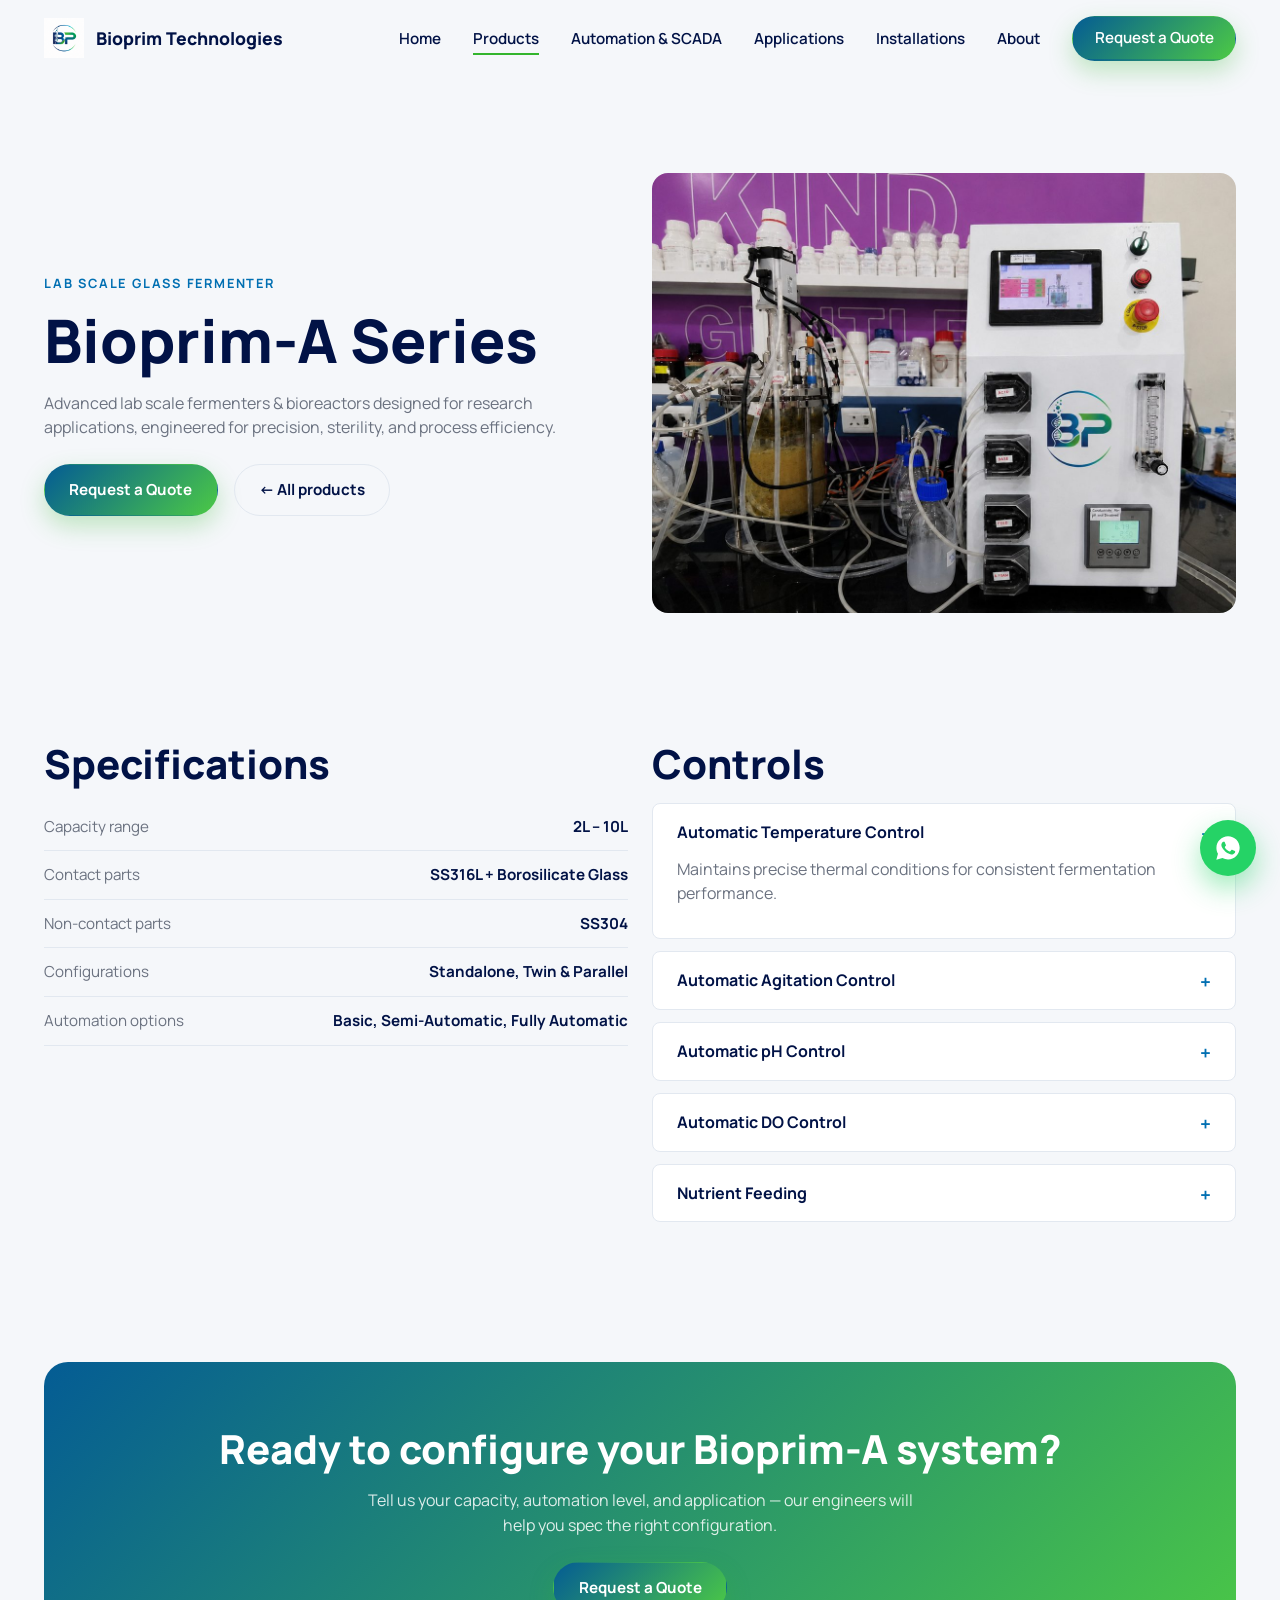
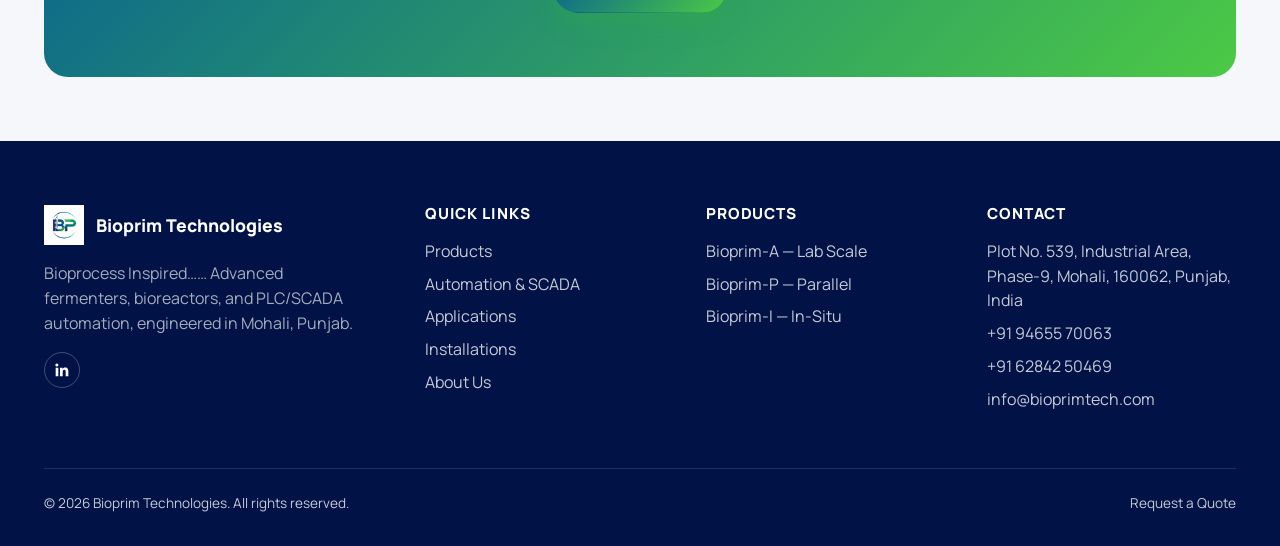
<file: bioprim-a.html>
<!doctype html>
<html lang="en">
<head>
  <meta charset="UTF-8">
  <meta name="viewport" content="width=device-width, initial-scale=1.0">
  <title>Bioprim-A | Lab Scale Glass Fermenter | Bioprim Technologies</title>
  <meta name="description" content="Bioprim-A lab scale glass fermenter, 2L-10L, SS316L contact parts with borosilicate glass. Standalone, Twin & Parallel configurations with Basic to Fully Automatic control.">
  <link rel="canonical" href="https://www.bioprimtech.com/bioprim-a.html">
  <meta property="og:title" content="Bioprim-A | Lab Scale Glass Fermenter">
  <meta property="og:type" content="website">
  <meta property="og:url" content="https://www.bioprimtech.com/bioprim-a.html">
  <link rel="icon" href="assets/images/logo/favicon.ico" type="image/x-icon">
  <link rel="preconnect" href="https://fonts.googleapis.com">
  <link rel="preconnect" href="https://fonts.gstatic.com" crossorigin>
  <link href="https://fonts.googleapis.com/css2?family=Manrope:wght@400;500;600;700;800&display=swap" rel="stylesheet">
  <link rel="stylesheet" href="css/variables.css">
  <link rel="stylesheet" href="css/base.css">
  <link rel="stylesheet" href="css/components.css">
</head>
<body data-page="products">
  <site-header></site-header>

  <main>
    <section class="container" style="padding-top: var(--space-9);">
      <div class="grid grid-2" style="align-items:center;">
        <div class="reveal">
          <span class="eyebrow">Lab Scale Glass Fermenter</span>
          <h1>Bioprim-A Series</h1>
          <p>Advanced lab scale fermenters &amp; bioreactors designed for research applications, engineered for precision, sterility, and process efficiency.</p>
          <div class="hero-actions">
            <a class="btn btn-primary" href="contact.html">Request a Quote</a>
            <a class="btn btn-ghost" href="products.html">&larr; All products</a>
          </div>
        </div>
        <div class="reveal">
          <img src="assets/images/products/bioprim-a.jpg" alt="Bioprim-A lab scale glass fermenter with control panel" style="border-radius: var(--radius-md);">
        </div>
      </div>
    </section>

    <section class="container">
      <div class="grid grid-2">
        <div class="reveal">
          <h2>Specifications</h2>
          <ul class="spec-list">
            <li><span>Capacity range</span><span>2L &ndash; 10L</span></li>
            <li><span>Contact parts</span><span>SS316L + Borosilicate Glass</span></li>
            <li><span>Non-contact parts</span><span>SS304</span></li>
            <li><span>Configurations</span><span>Standalone, Twin &amp; Parallel</span></li>
            <li><span>Automation options</span><span>Basic, Semi-Automatic, Fully Automatic</span></li>
          </ul>
        </div>
        <div class="reveal">
          <h2>Controls</h2>
          <details class="spec-accordion" open>
            <summary>Automatic Temperature Control</summary>
            <p>Maintains precise thermal conditions for consistent fermentation performance.</p>
          </details>
          <details class="spec-accordion">
            <summary>Automatic Agitation Control</summary>
            <p>Configurable mixing for uniform mass transfer and culture health.</p>
          </details>
          <details class="spec-accordion">
            <summary>Automatic pH Control</summary>
            <p>Closed-loop acid/base dosing to hold set-point through the batch.</p>
          </details>
          <details class="spec-accordion">
            <summary>Automatic DO Control</summary>
            <p>Dissolved oxygen regulation via agitation/aeration cascade.</p>
          </details>
          <details class="spec-accordion">
            <summary>Nutrient Feeding</summary>
            <p>Automated feed pump dosing for fed-batch process strategies.</p>
          </details>
        </div>
      </div>
    </section>

    <section class="container">
      <div class="cta-band reveal">
        <h2>Ready to configure your Bioprim-A system?</h2>
        <p>Tell us your capacity, automation level, and application &mdash; our engineers will help you spec the right configuration.</p>
        <div class="hero-actions" style="justify-content:center;">
          <a class="btn btn-primary" href="contact.html">Request a Quote</a>
        </div>
      </div>
    </section>
  </main>

  <site-footer></site-footer>
  <whatsapp-fab></whatsapp-fab>

  <script src="js/components.js" defer></script>
  <script src="js/nav.js" defer></script>
  <script src="js/animations.js" defer></script>
</body>
</html>
</file>
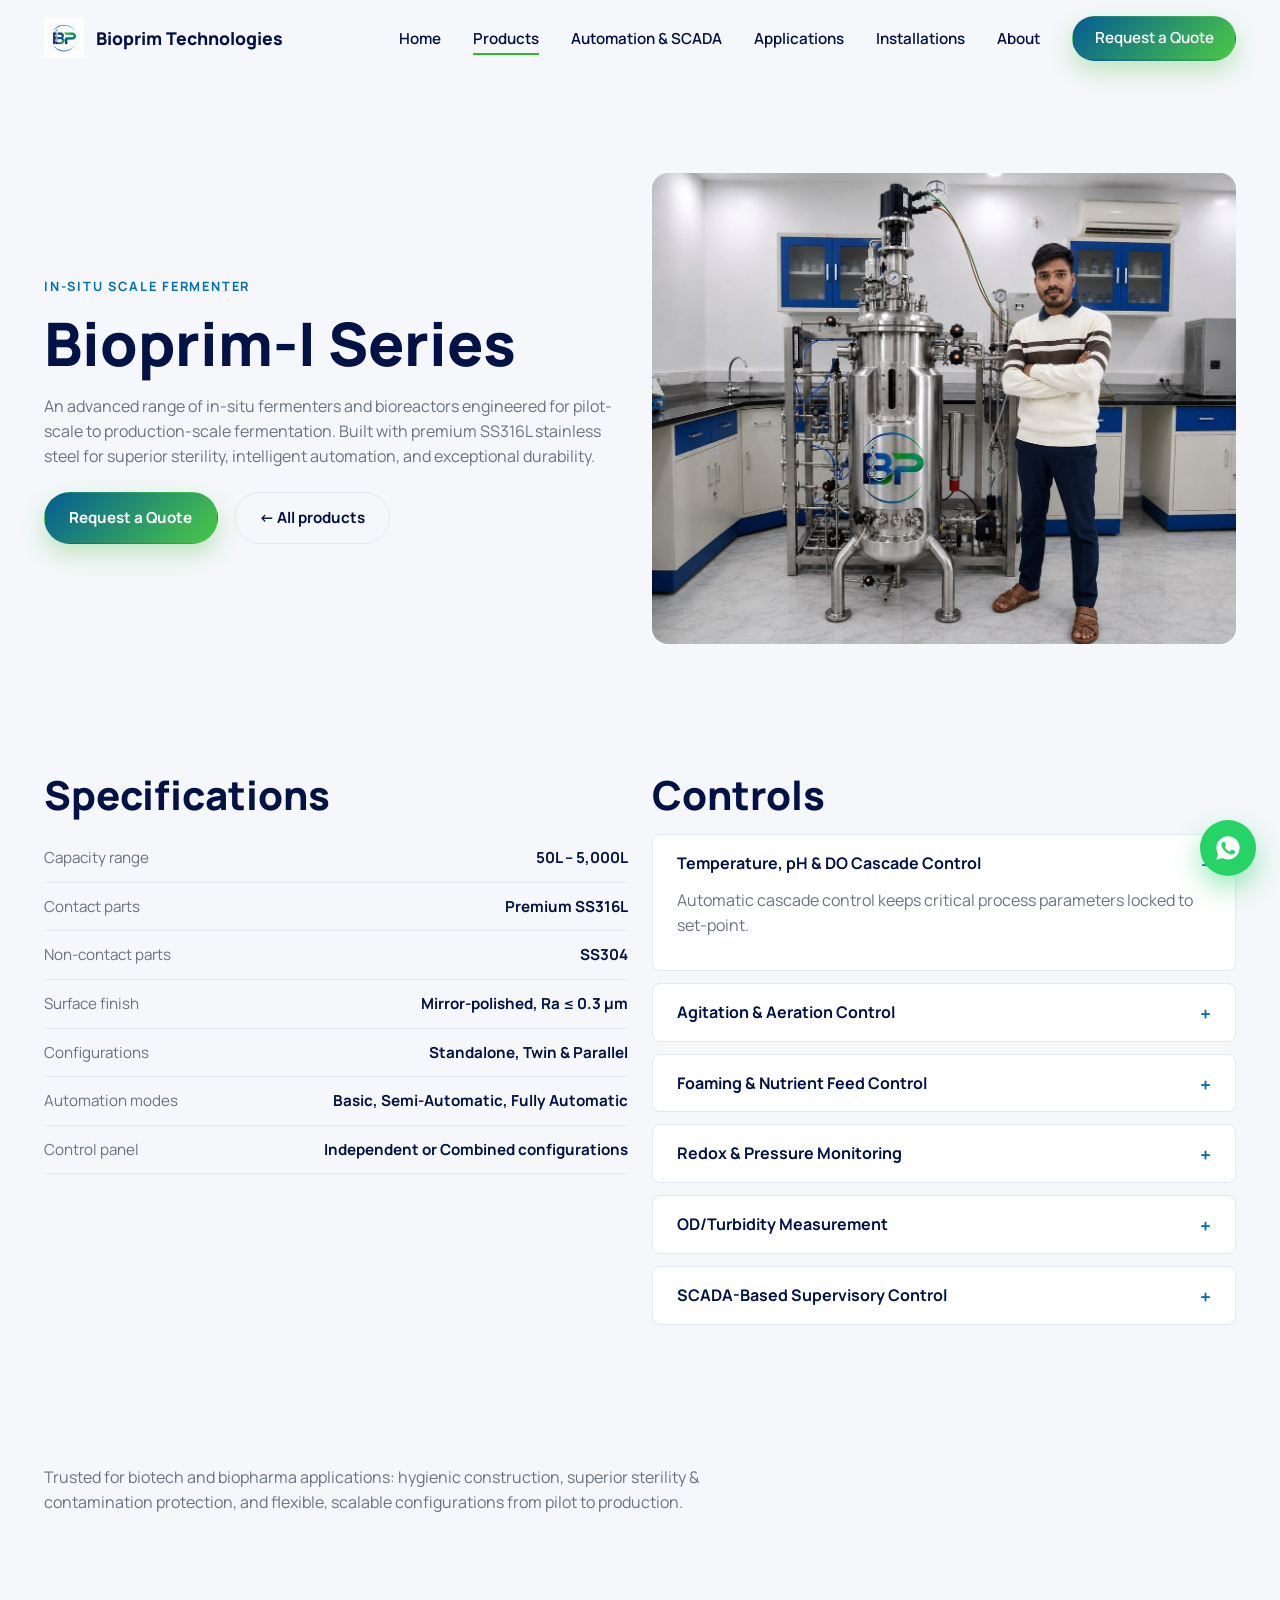
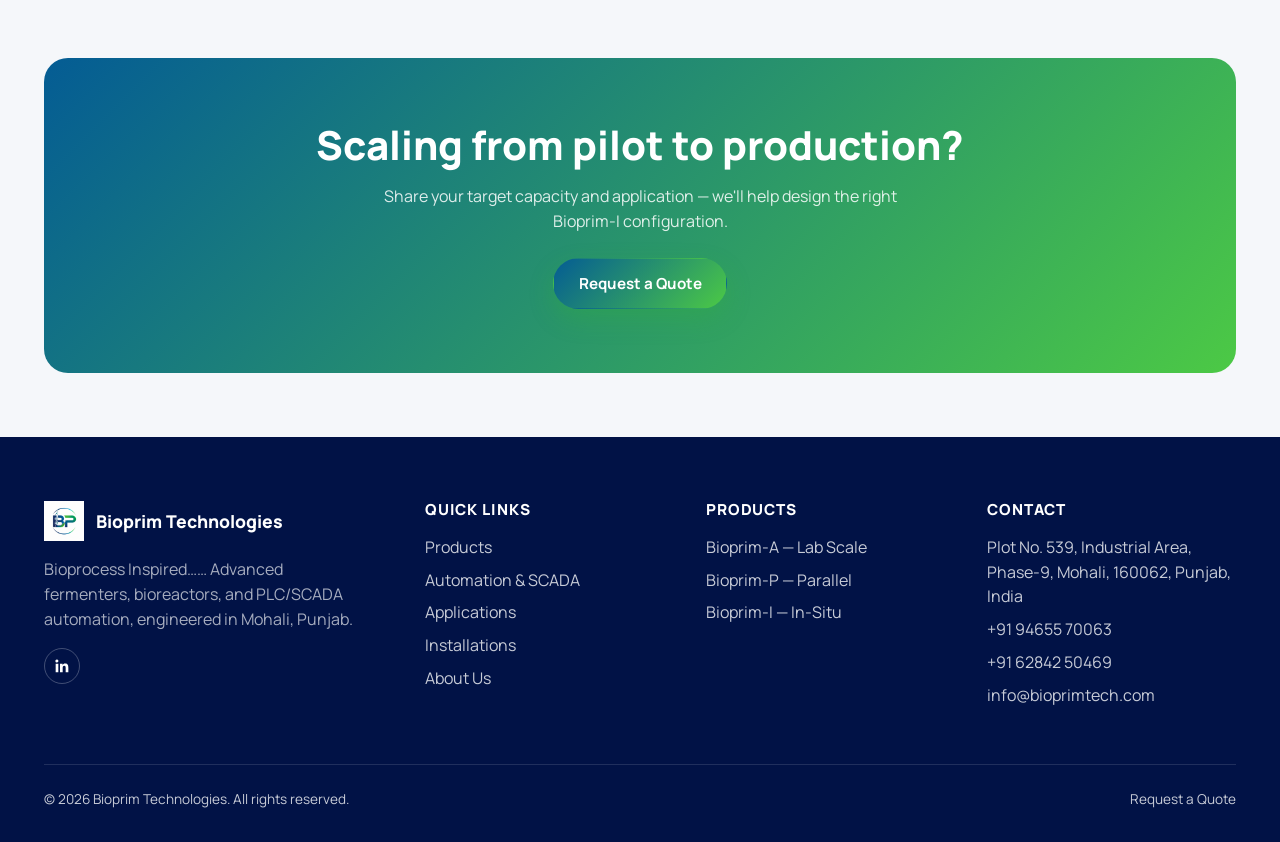
<file: bioprim-i.html>
<!doctype html>
<html lang="en">
<head>
  <meta charset="UTF-8">
  <meta name="viewport" content="width=device-width, initial-scale=1.0">
  <title>Bioprim-I | In-Situ Scale Fermenter | Bioprim Technologies</title>
  <meta name="description" content="Bioprim-I in-situ scale fermenter, 50L-5,000L, premium SS316L construction with cascade temperature/pH/DO control and SCADA-based supervisory control for pilot-to-production scale.">
  <link rel="canonical" href="https://www.bioprimtech.com/bioprim-i.html">
  <meta property="og:title" content="Bioprim-I | In-Situ Scale Fermenter">
  <meta property="og:type" content="website">
  <meta property="og:url" content="https://www.bioprimtech.com/bioprim-i.html">
  <link rel="icon" href="assets/images/logo/favicon.ico" type="image/x-icon">
  <link rel="preconnect" href="https://fonts.googleapis.com">
  <link rel="preconnect" href="https://fonts.gstatic.com" crossorigin>
  <link href="https://fonts.googleapis.com/css2?family=Manrope:wght@400;500;600;700;800&display=swap" rel="stylesheet">
  <link rel="stylesheet" href="css/variables.css">
  <link rel="stylesheet" href="css/base.css">
  <link rel="stylesheet" href="css/components.css">
</head>
<body data-page="products">
  <site-header></site-header>

  <main>
    <section class="container" style="padding-top: var(--space-9);">
      <div class="grid grid-2" style="align-items:center;">
        <div class="reveal">
          <span class="eyebrow">In-Situ Scale Fermenter</span>
          <h1>Bioprim-I Series</h1>
          <p>An advanced range of in-situ fermenters and bioreactors engineered for pilot-scale to production-scale fermentation. Built with premium SS316L stainless steel for superior sterility, intelligent automation, and exceptional durability.</p>
          <div class="hero-actions">
            <a class="btn btn-primary" href="contact.html">Request a Quote</a>
            <a class="btn btn-ghost" href="products.html">&larr; All products</a>
          </div>
        </div>
        <div class="reveal">
          <img src="assets/images/products/bioprim-i-founder.jpg" alt="Bioprim-I in-situ scale stainless steel fermenter with a Bioprim Technologies team member for scale" style="border-radius: var(--radius-md);">
        </div>
      </div>
    </section>

    <section class="container">
      <div class="grid grid-2">
        <div class="reveal">
          <h2>Specifications</h2>
          <ul class="spec-list">
            <li><span>Capacity range</span><span>50L &ndash; 5,000L</span></li>
            <li><span>Contact parts</span><span>Premium SS316L</span></li>
            <li><span>Non-contact parts</span><span>SS304</span></li>
            <li><span>Surface finish</span><span>Mirror-polished, Ra &le; 0.3&nbsp;&micro;m</span></li>
            <li><span>Configurations</span><span>Standalone, Twin &amp; Parallel</span></li>
            <li><span>Automation modes</span><span>Basic, Semi-Automatic, Fully Automatic</span></li>
            <li><span>Control panel</span><span>Independent or Combined configurations</span></li>
          </ul>
        </div>
        <div class="reveal">
          <h2>Controls</h2>
          <details class="spec-accordion" open>
            <summary>Temperature, pH &amp; DO Cascade Control</summary>
            <p>Automatic cascade control keeps critical process parameters locked to set-point.</p>
          </details>
          <details class="spec-accordion">
            <summary>Agitation &amp; Aeration Control</summary>
            <p>Automated control of mixing and gas delivery for optimal mass transfer.</p>
          </details>
          <details class="spec-accordion">
            <summary>Foaming &amp; Nutrient Feed Control</summary>
            <p>Automatic anti-foam dosing and feed control for fed-batch strategies.</p>
          </details>
          <details class="spec-accordion">
            <summary>Redox &amp; Pressure Monitoring</summary>
            <p>Continuous monitoring for process integrity and containment.</p>
          </details>
          <details class="spec-accordion">
            <summary>OD/Turbidity Measurement</summary>
            <p>In-line optical density monitoring for real-time growth tracking.</p>
          </details>
          <details class="spec-accordion">
            <summary>SCADA-Based Supervisory Control</summary>
            <p>Full supervisory control and data acquisition across the vessel.</p>
          </details>
        </div>
      </div>
    </section>

    <section class="container">
      <p style="max-width:70ch;">Trusted for biotech and biopharma applications: hygienic construction, superior sterility &amp; contamination protection, and flexible, scalable configurations from pilot to production.</p>
    </section>

    <section class="container">
      <div class="cta-band reveal">
        <h2>Scaling from pilot to production?</h2>
        <p>Share your target capacity and application &mdash; we'll help design the right Bioprim-I configuration.</p>
        <div class="hero-actions" style="justify-content:center;">
          <a class="btn btn-primary" href="contact.html">Request a Quote</a>
        </div>
      </div>
    </section>
  </main>

  <site-footer></site-footer>
  <whatsapp-fab></whatsapp-fab>

  <script src="js/components.js" defer></script>
  <script src="js/nav.js" defer></script>
  <script src="js/animations.js" defer></script>
</body>
</html>
</file>
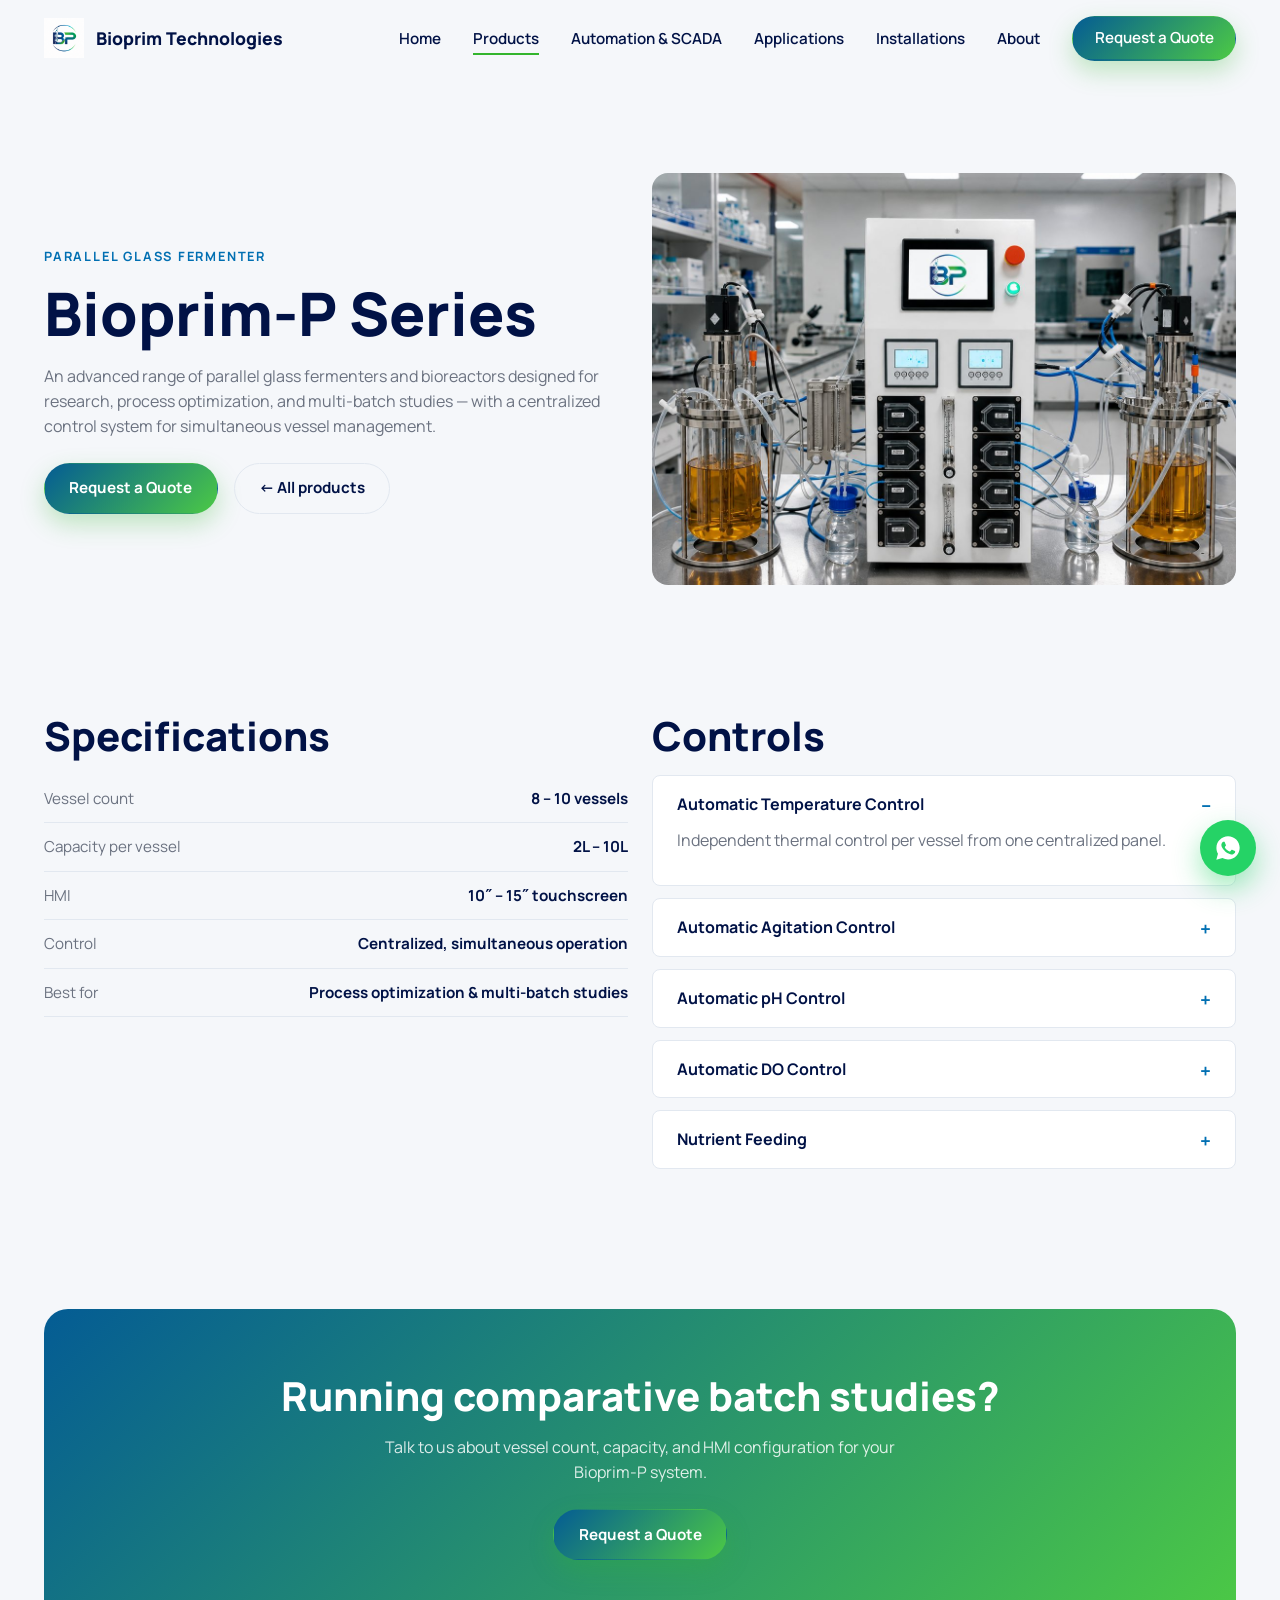
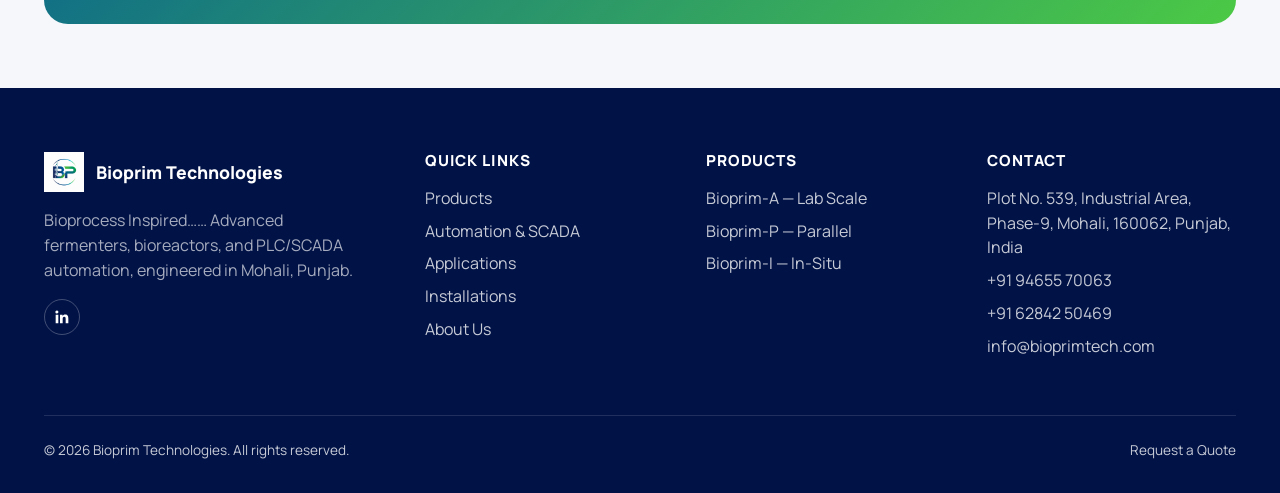
<file: bioprim-p.html>
<!doctype html>
<html lang="en">
<head>
  <meta charset="UTF-8">
  <meta name="viewport" content="width=device-width, initial-scale=1.0">
  <title>Bioprim-P | Parallel Glass Fermenter | Bioprim Technologies</title>
  <meta name="description" content="Bioprim-P parallel glass fermenter system with centralized 10-15 inch touchscreen HMI, enabling simultaneous operation of up to 8-10 vessels for multi-batch studies.">
  <link rel="canonical" href="https://www.bioprimtech.com/bioprim-p.html">
  <meta property="og:title" content="Bioprim-P | Parallel Glass Fermenter">
  <meta property="og:type" content="website">
  <meta property="og:url" content="https://www.bioprimtech.com/bioprim-p.html">
  <link rel="icon" href="assets/images/logo/favicon.ico" type="image/x-icon">
  <link rel="preconnect" href="https://fonts.googleapis.com">
  <link rel="preconnect" href="https://fonts.gstatic.com" crossorigin>
  <link href="https://fonts.googleapis.com/css2?family=Manrope:wght@400;500;600;700;800&display=swap" rel="stylesheet">
  <link rel="stylesheet" href="css/variables.css">
  <link rel="stylesheet" href="css/base.css">
  <link rel="stylesheet" href="css/components.css">
</head>
<body data-page="products">
  <site-header></site-header>

  <main>
    <section class="container" style="padding-top: var(--space-9);">
      <div class="grid grid-2" style="align-items:center;">
        <div class="reveal">
          <span class="eyebrow">Parallel Glass Fermenter</span>
          <h1>Bioprim-P Series</h1>
          <p>An advanced range of parallel glass fermenters and bioreactors designed for research, process optimization, and multi-batch studies &mdash; with a centralized control system for simultaneous vessel management.</p>
          <div class="hero-actions">
            <a class="btn btn-primary" href="contact.html">Request a Quote</a>
            <a class="btn btn-ghost" href="products.html">&larr; All products</a>
          </div>
        </div>
        <div class="reveal">
          <img src="assets/images/products/bioprim-p.jpg" alt="Bioprim-P parallel glass fermenter system with dual HMI" style="border-radius: var(--radius-md);">
        </div>
      </div>
    </section>

    <section class="container">
      <div class="grid grid-2">
        <div class="reveal">
          <h2>Specifications</h2>
          <ul class="spec-list">
            <li><span>Vessel count</span><span>8 &ndash; 10 vessels</span></li>
            <li><span>Capacity per vessel</span><span>2L &ndash; 10L</span></li>
            <li><span>HMI</span><span>10&Prime; &ndash; 15&Prime; touchscreen</span></li>
            <li><span>Control</span><span>Centralized, simultaneous operation</span></li>
            <li><span>Best for</span><span>Process optimization &amp; multi-batch studies</span></li>
          </ul>
        </div>
        <div class="reveal">
          <h2>Controls</h2>
          <details class="spec-accordion" open>
            <summary>Automatic Temperature Control</summary>
            <p>Independent thermal control per vessel from one centralized panel.</p>
          </details>
          <details class="spec-accordion">
            <summary>Automatic Agitation Control</summary>
            <p>Per-vessel mixing control for comparative process studies.</p>
          </details>
          <details class="spec-accordion">
            <summary>Automatic pH Control</summary>
            <p>Closed-loop dosing across all vessels in parallel.</p>
          </details>
          <details class="spec-accordion">
            <summary>Automatic DO Control</summary>
            <p>Dissolved oxygen regulation for every vessel in the array.</p>
          </details>
          <details class="spec-accordion">
            <summary>Nutrient Feeding</summary>
            <p>Automated feed dosing synchronized across parallel runs.</p>
          </details>
        </div>
      </div>
    </section>

    <section class="container">
      <div class="cta-band reveal">
        <h2>Running comparative batch studies?</h2>
        <p>Talk to us about vessel count, capacity, and HMI configuration for your Bioprim-P system.</p>
        <div class="hero-actions" style="justify-content:center;">
          <a class="btn btn-primary" href="contact.html">Request a Quote</a>
        </div>
      </div>
    </section>
  </main>

  <site-footer></site-footer>
  <whatsapp-fab></whatsapp-fab>

  <script src="js/components.js" defer></script>
  <script src="js/nav.js" defer></script>
  <script src="js/animations.js" defer></script>
</body>
</html>
</file>
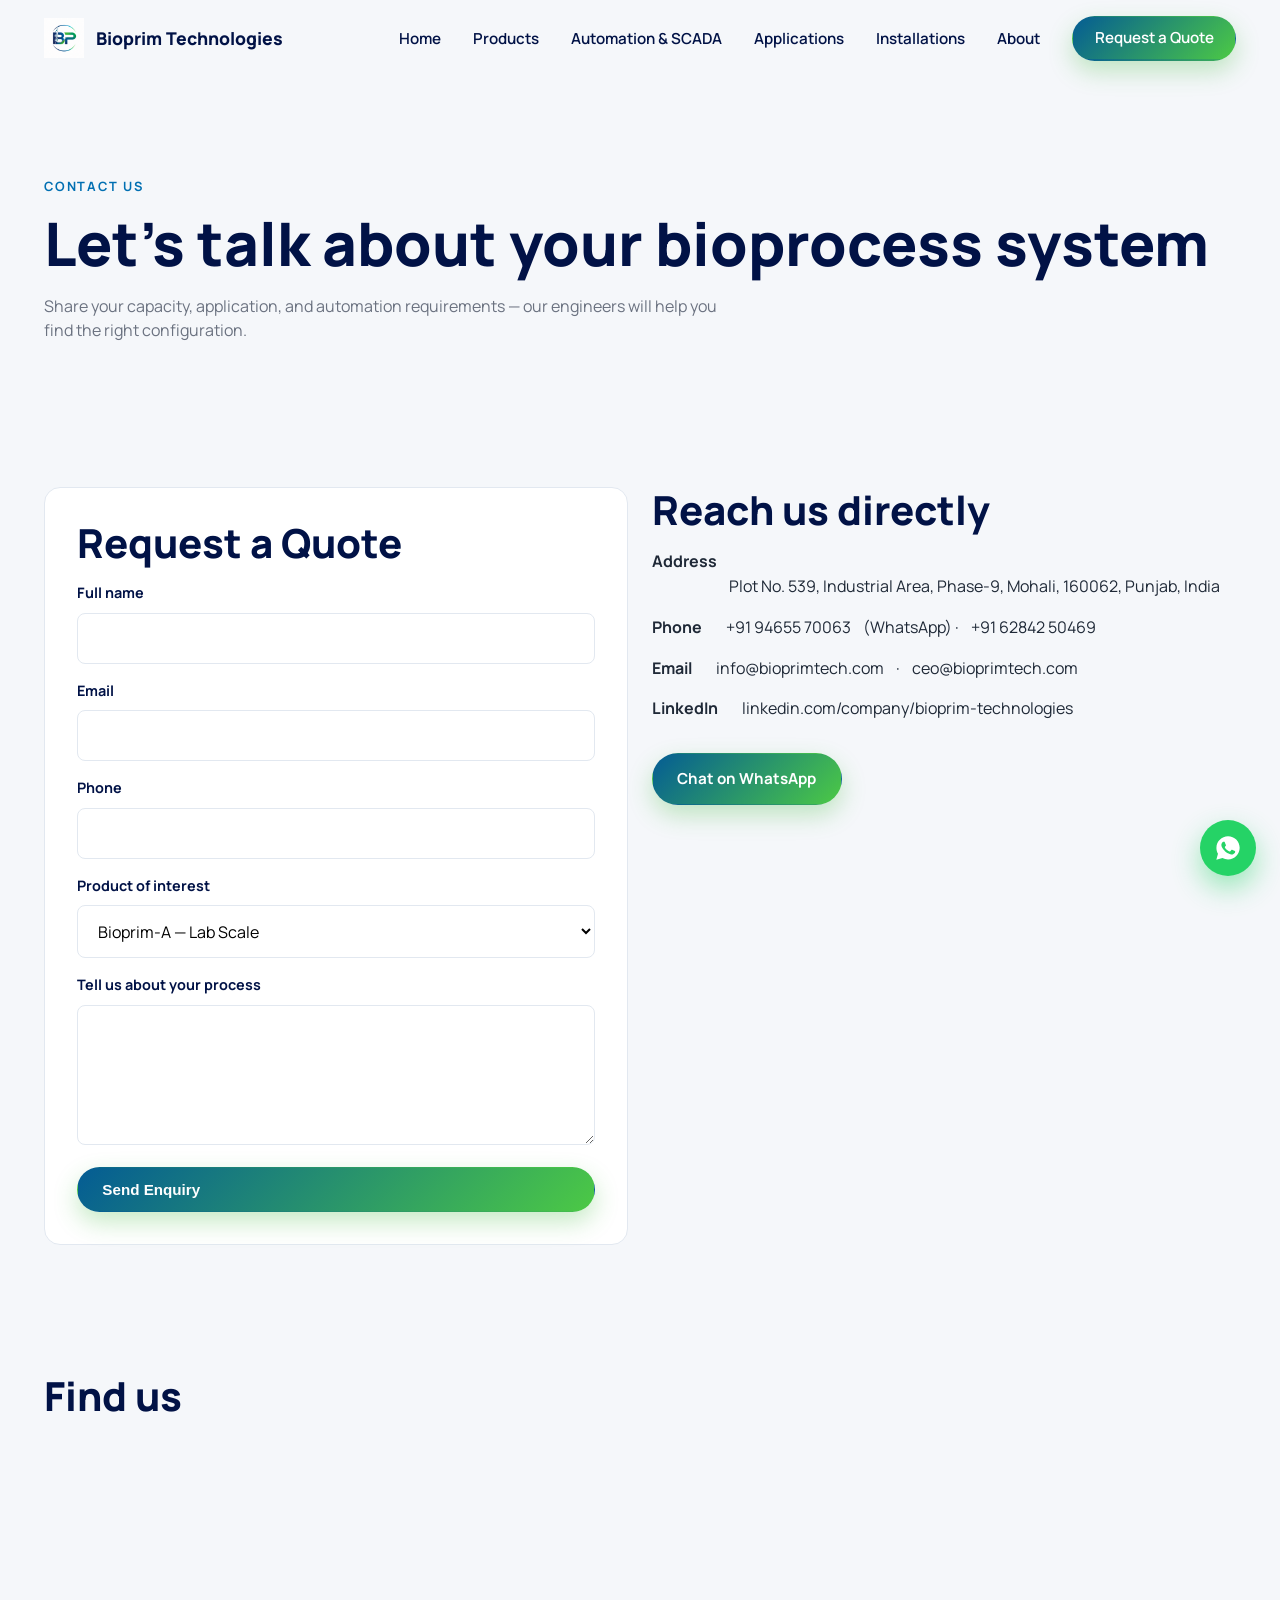
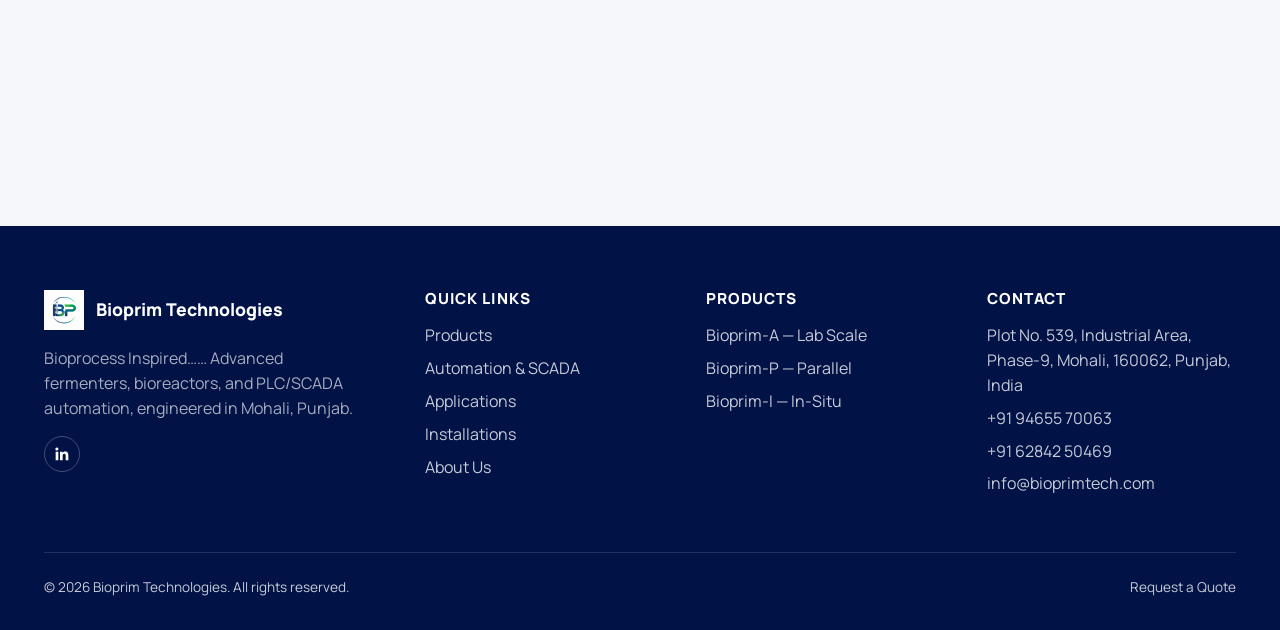
<file: contact.html>
<!doctype html>
<html lang="en">
<head>
  <meta charset="UTF-8">
  <meta name="viewport" content="width=device-width, initial-scale=1.0">
  <title>Contact Us | Bioprim Technologies</title>
  <meta name="description" content="Get in touch with Bioprim Technologies for fermenter, bioreactor, and SCADA automation quotes. Plot No. 539, Industrial Area, Phase-9, Mohali, Punjab.">
  <link rel="canonical" href="https://www.bioprimtech.com/contact.html">
  <meta property="og:title" content="Contact Us | Bioprim Technologies">
  <meta property="og:type" content="website">
  <meta property="og:url" content="https://www.bioprimtech.com/contact.html">
  <link rel="icon" href="assets/images/logo/favicon.ico" type="image/x-icon">
  <link rel="preconnect" href="https://fonts.googleapis.com">
  <link rel="preconnect" href="https://fonts.gstatic.com" crossorigin>
  <link href="https://fonts.googleapis.com/css2?family=Manrope:wght@400;500;600;700;800&display=swap" rel="stylesheet">
  <link rel="stylesheet" href="css/variables.css">
  <link rel="stylesheet" href="css/base.css">
  <link rel="stylesheet" href="css/components.css">
  <style>
    .contact-form { display: grid; gap: var(--space-4); }
    .contact-form label { font-weight: 700; font-size: 0.9rem; color: var(--navy-900); display: block; margin-bottom: var(--space-2); }
    .contact-form input,
    .contact-form select,
    .contact-form textarea {
      width: 100%;
      padding: 0.85em 1em;
      border: 1px solid var(--border);
      border-radius: var(--radius-sm);
      font-family: var(--font-sans);
      font-size: 1rem;
      background: var(--surface);
    }
    .contact-form textarea { min-height: 140px; resize: vertical; }
    .map-embed { border: 0; width: 100%; height: 320px; border-radius: var(--radius-md); }
    .contact-info-list { list-style: none; padding: 0; margin: 0; display: grid; gap: var(--space-4); }
    .contact-info-list li { display: flex; gap: var(--space-3); align-items: flex-start; }
  </style>
</head>
<body data-page="contact">
  <site-header></site-header>

  <main>
    <section class="container" style="padding-top: var(--space-9);">
      <span class="eyebrow">Contact Us</span>
      <h1>Let's talk about your bioprocess system</h1>
      <p style="max-width:70ch;">Share your capacity, application, and automation requirements &mdash; our engineers will help you find the right configuration.</p>
    </section>

    <section class="container">
      <div class="grid grid-2">
        <div class="card reveal">
          <h2>Request a Quote</h2>
          <!--
            TODO before launch: create a free account at https://web3forms.com (or https://formspree.io),
            get an access key, and replace YOUR_WEB3FORMS_ACCESS_KEY below.
            Web3Forms requires no backend — this form posts directly to their API.
          -->
          <form class="contact-form" action="https://api.web3forms.com/submit" method="POST">
            <input type="hidden" name="access_key" value="YOUR_WEB3FORMS_ACCESS_KEY">
            <input type="hidden" name="subject" value="New enquiry from bioprimtech.com">
            <div>
              <label for="name">Full name</label>
              <input type="text" id="name" name="name" required>
            </div>
            <div>
              <label for="email">Email</label>
              <input type="email" id="email" name="email" required>
            </div>
            <div>
              <label for="phone">Phone</label>
              <input type="tel" id="phone" name="phone">
            </div>
            <div>
              <label for="product">Product of interest</label>
              <select id="product" name="product">
                <option>Bioprim-A &mdash; Lab Scale</option>
                <option>Bioprim-P &mdash; Parallel</option>
                <option>Bioprim-I &mdash; In-Situ</option>
                <option>Automation &amp; SCADA</option>
                <option>Not sure / need guidance</option>
              </select>
            </div>
            <div>
              <label for="message">Tell us about your process</label>
              <textarea id="message" name="message" required></textarea>
            </div>
            <button type="submit" class="btn btn-primary">Send Enquiry</button>
          </form>
        </div>

        <div class="reveal">
          <h2>Reach us directly</h2>
          <ul class="contact-info-list">
            <li>
              <strong>Address</strong><br>
              Plot No. 539, Industrial Area, Phase-9, Mohali, 160062, Punjab, India
            </li>
            <li>
              <strong>Phone</strong><br>
              <a href="tel:+919465570063">+91 94655 70063</a> (WhatsApp) &middot;
              <a href="tel:+916284250469">+91 62842 50469</a>
            </li>
            <li>
              <strong>Email</strong><br>
              <a href="mailto:info@bioprimtech.com">info@bioprimtech.com</a> &middot;
              <a href="mailto:ceo@bioprimtech.com">ceo@bioprimtech.com</a>
            </li>
            <li>
              <strong>LinkedIn</strong><br>
              <a href="https://www.linkedin.com/company/bioprim-technologies" target="_blank" rel="noopener">linkedin.com/company/bioprim-technologies</a>
            </li>
          </ul>
          <div style="margin-top: var(--space-6);">
            <a class="btn btn-primary" href="https://wa.me/919465570063?text=Hi%20Bioprim%2C%20I%27d%20like%20to%20enquire%20about%20your%20fermenters%2Fbioreactors." target="_blank" rel="noopener">Chat on WhatsApp</a>
          </div>
        </div>
      </div>
    </section>

    <section class="container">
      <h2>Find us</h2>
      <iframe class="map-embed" title="Bioprim Technologies location map" loading="lazy"
        src="https://www.google.com/maps?q=Plot+No.+539,+Industrial+Area,+Phase+9,+Mohali,+Punjab+160062&output=embed">
      </iframe>
    </section>
  </main>

  <site-footer></site-footer>
  <whatsapp-fab></whatsapp-fab>

  <script src="js/components.js" defer></script>
  <script src="js/nav.js" defer></script>
  <script src="js/animations.js" defer></script>
</body>
</html>
</file>
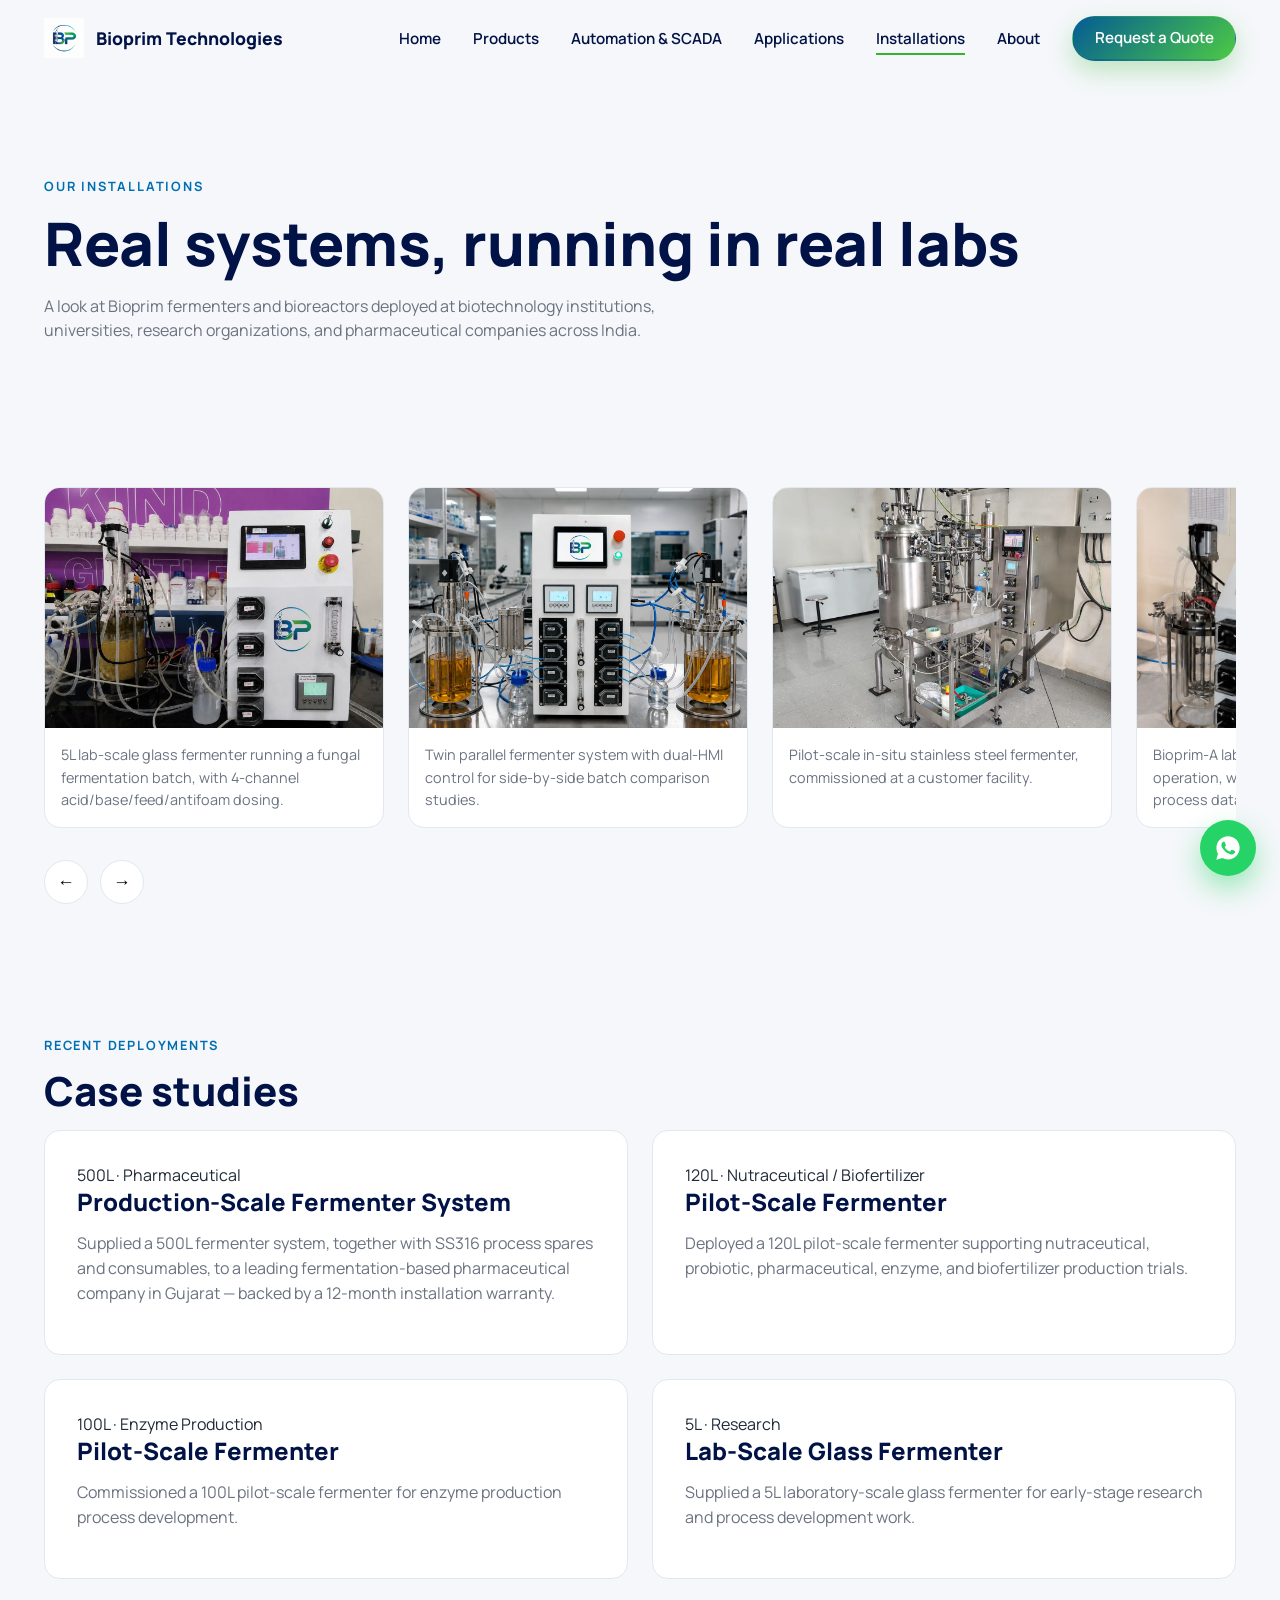
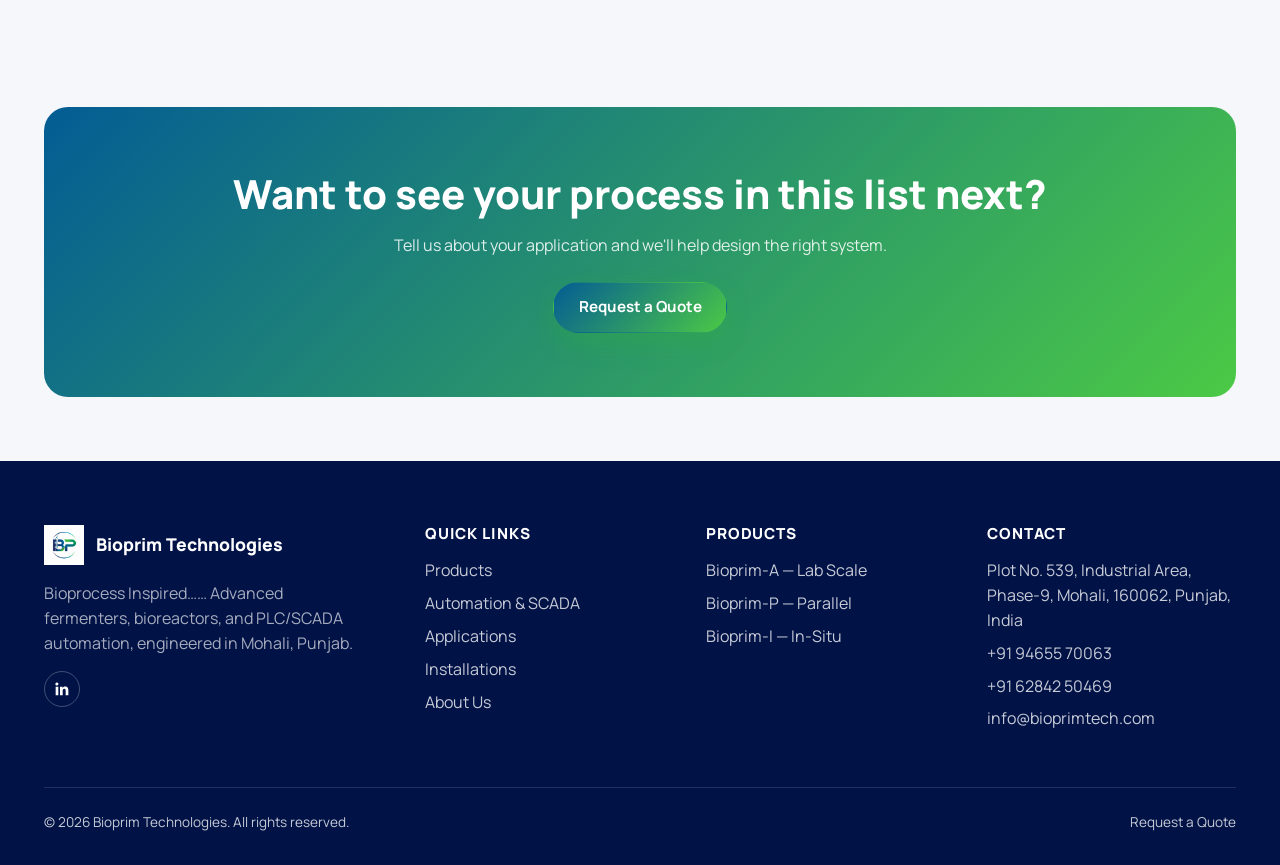
<file: gallery.html>
<!doctype html>
<html lang="en">
<head>
  <meta charset="UTF-8">
  <meta name="viewport" content="width=device-width, initial-scale=1.0">
  <title>Our Installations | Bioprim Technologies</title>
  <meta name="description" content="Real Bioprim Technologies fermenter and bioreactor installations across research, pharmaceutical, and enzyme production labs in India.">
  <link rel="canonical" href="https://www.bioprimtech.com/gallery.html">
  <meta property="og:title" content="Our Installations | Bioprim Technologies">
  <meta property="og:type" content="website">
  <meta property="og:url" content="https://www.bioprimtech.com/gallery.html">
  <link rel="icon" href="assets/images/logo/favicon.ico" type="image/x-icon">
  <link rel="preconnect" href="https://fonts.googleapis.com">
  <link rel="preconnect" href="https://fonts.gstatic.com" crossorigin>
  <link href="https://fonts.googleapis.com/css2?family=Manrope:wght@400;500;600;700;800&display=swap" rel="stylesheet">
  <link rel="stylesheet" href="css/variables.css">
  <link rel="stylesheet" href="css/base.css">
  <link rel="stylesheet" href="css/components.css">
</head>
<body data-page="gallery">
  <site-header></site-header>

  <main>
    <section class="container" style="padding-top: var(--space-9);">
      <span class="eyebrow">Our Installations</span>
      <h1>Real systems, running in real labs</h1>
      <p style="max-width:70ch;">A look at Bioprim fermenters and bioreactors deployed at biotechnology institutions, universities, research organizations, and pharmaceutical companies across India.</p>
    </section>

    <section class="container">
      <div data-gallery>
        <div class="gallery-strip">
          <figure>
            <img src="assets/images/installations/installation-1.jpg" alt="Lab-scale glass fermenter running a fungal fermentation batch with acid, base, feed, and antifoam dosing" loading="lazy">
            <figcaption>5L lab-scale glass fermenter running a fungal fermentation batch, with 4-channel acid/base/feed/antifoam dosing.</figcaption>
          </figure>
          <figure>
            <img src="assets/images/installations/installation-2.jpg" alt="Twin parallel fermenter system with dual HMI control" loading="lazy">
            <figcaption>Twin parallel fermenter system with dual-HMI control for side-by-side batch comparison studies.</figcaption>
          </figure>
          <figure>
            <img src="assets/images/installations/installation-3.jpg" alt="Pilot-scale in-situ stainless steel fermenter commissioned at a customer facility" loading="lazy">
            <figcaption>Pilot-scale in-situ stainless steel fermenter, commissioned at a customer facility.</figcaption>
          </figure>
          <figure>
            <img src="assets/images/installations/installation-4.jpg" alt="Bioprim-A lab-scale fermenter in routine operation with batch log sheets" loading="lazy">
            <figcaption>Bioprim-A lab-scale fermenter in routine operation, with batch log sheets tracking process data.</figcaption>
          </figure>
          <figure>
            <img src="assets/images/installations/installation-5.jpg" alt="Compact lab-scale fermentation system with integrated bioprocess control HMI" loading="lazy">
            <figcaption>Compact lab-scale fermentation system with integrated bioprocess control HMI.</figcaption>
          </figure>
        </div>
        <div class="gallery-controls">
          <button type="button" data-gallery-prev aria-label="Previous photo">&larr;</button>
          <button type="button" data-gallery-next aria-label="Next photo">&rarr;</button>
        </div>
      </div>
    </section>

    <section class="container">
      <span class="eyebrow">Recent Deployments</span>
      <h2>Case studies</h2>
      <div class="grid grid-2">
        <div class="card reveal">
          <span class="tag">500L &middot; Pharmaceutical</span>
          <h3>Production-Scale Fermenter System</h3>
          <p>Supplied a 500L fermenter system, together with SS316 process spares and consumables, to a leading fermentation-based pharmaceutical company in Gujarat &mdash; backed by a 12-month installation warranty.</p>
        </div>
        <div class="card reveal">
          <span class="tag">120L &middot; Nutraceutical / Biofertilizer</span>
          <h3>Pilot-Scale Fermenter</h3>
          <p>Deployed a 120L pilot-scale fermenter supporting nutraceutical, probiotic, pharmaceutical, enzyme, and biofertilizer production trials.</p>
        </div>
        <div class="card reveal">
          <span class="tag">100L &middot; Enzyme Production</span>
          <h3>Pilot-Scale Fermenter</h3>
          <p>Commissioned a 100L pilot-scale fermenter for enzyme production process development.</p>
        </div>
        <div class="card reveal">
          <span class="tag">5L &middot; Research</span>
          <h3>Lab-Scale Glass Fermenter</h3>
          <p>Supplied a 5L laboratory-scale glass fermenter for early-stage research and process development work.</p>
        </div>
      </div>
    </section>

    <section class="container">
      <div class="cta-band reveal">
        <h2>Want to see your process in this list next?</h2>
        <p>Tell us about your application and we'll help design the right system.</p>
        <div class="hero-actions" style="justify-content:center;">
          <a class="btn btn-primary" href="contact.html">Request a Quote</a>
        </div>
      </div>
    </section>
  </main>

  <site-footer></site-footer>
  <whatsapp-fab></whatsapp-fab>

  <script src="js/components.js" defer></script>
  <script src="js/nav.js" defer></script>
  <script src="js/animations.js" defer></script>
</body>
</html>
</file>
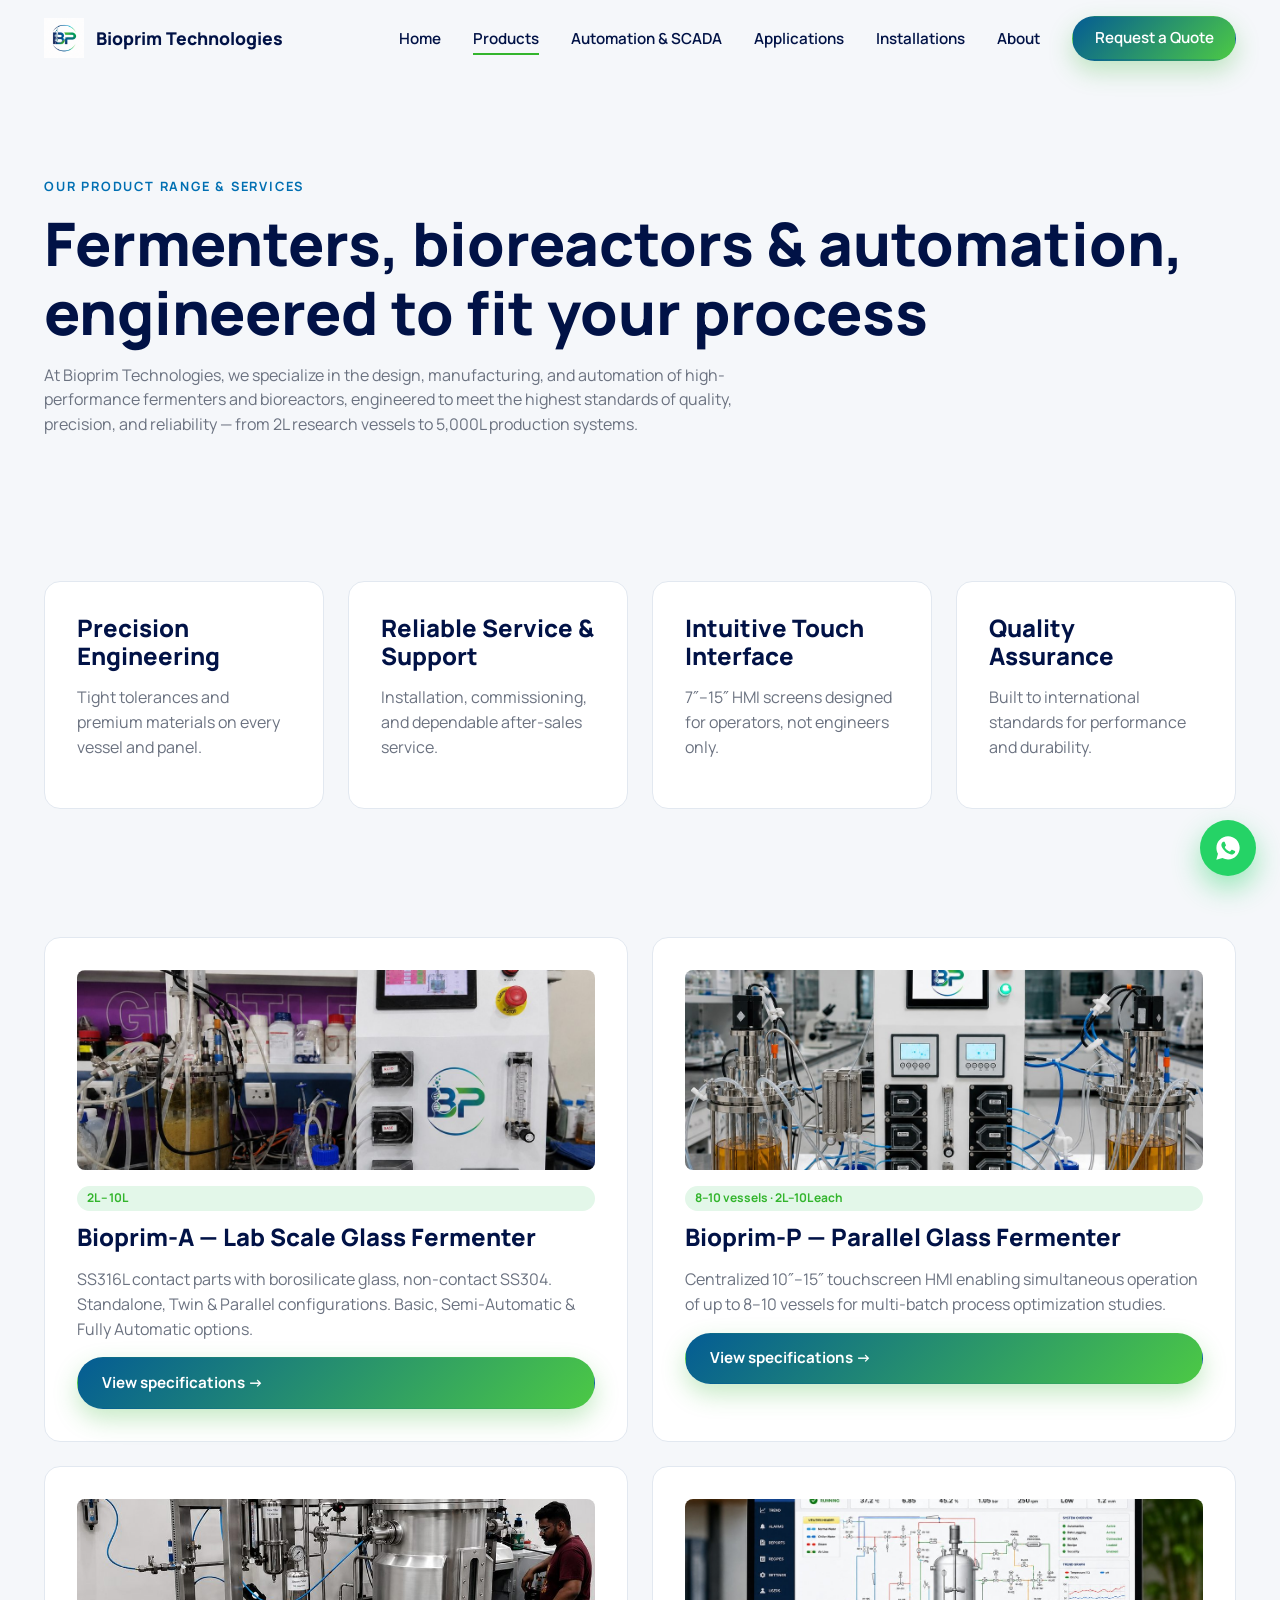
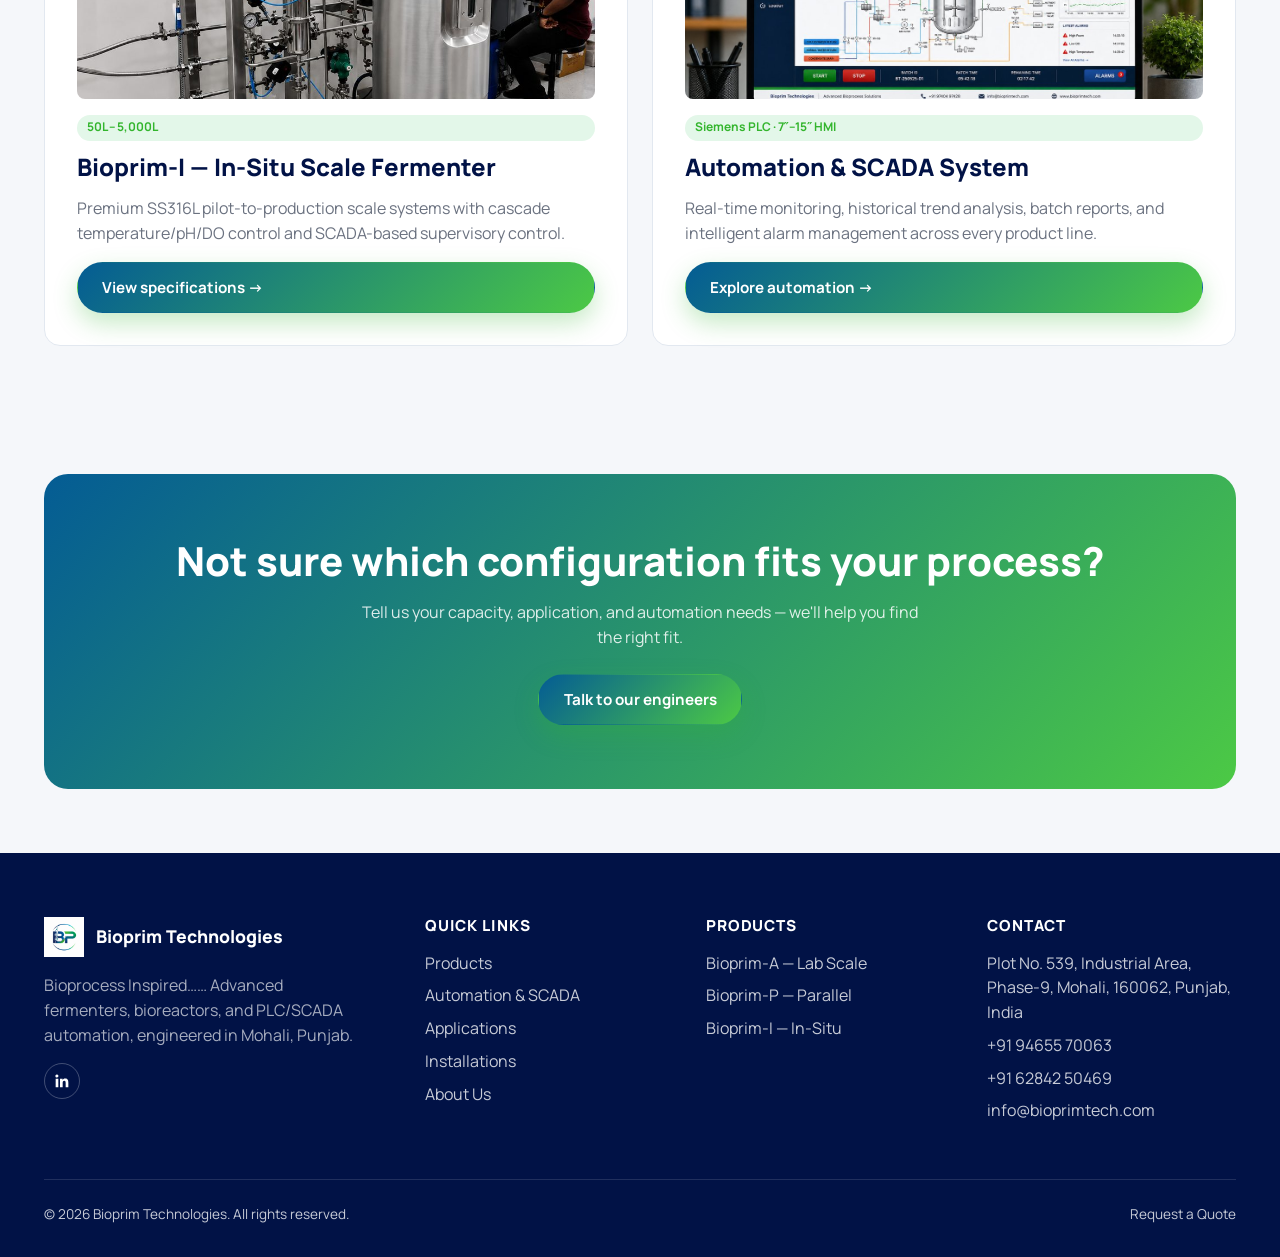
<file: products.html>
<!doctype html>
<html lang="en">
<head>
  <meta charset="UTF-8">
  <meta name="viewport" content="width=device-width, initial-scale=1.0">
  <title>Products | Bioprim Technologies</title>
  <meta name="description" content="Explore Bioprim Technologies' fermenter and bioreactor range: Bioprim-A lab scale, Bioprim-P parallel systems, Bioprim-I in-situ pilot-to-production scale, plus PLC/SCADA automation.">
  <link rel="canonical" href="https://www.bioprimtech.com/products.html">
  <meta property="og:title" content="Products | Bioprim Technologies">
  <meta property="og:description" content="Lab scale to 5,000L production scale fermenters, bioreactors, and SCADA automation systems.">
  <meta property="og:type" content="website">
  <meta property="og:url" content="https://www.bioprimtech.com/products.html">
  <link rel="icon" href="assets/images/logo/favicon.ico" type="image/x-icon">
  <link rel="preconnect" href="https://fonts.googleapis.com">
  <link rel="preconnect" href="https://fonts.gstatic.com" crossorigin>
  <link href="https://fonts.googleapis.com/css2?family=Manrope:wght@400;500;600;700;800&display=swap" rel="stylesheet">
  <link rel="stylesheet" href="css/variables.css">
  <link rel="stylesheet" href="css/base.css">
  <link rel="stylesheet" href="css/components.css">
</head>
<body data-page="products">
  <site-header></site-header>

  <main>
    <section class="container" style="padding-top: var(--space-9);">
      <span class="eyebrow">Our Product Range &amp; Services</span>
      <h1>Fermenters, bioreactors &amp; automation, engineered to fit your process</h1>
      <p style="max-width:70ch;">At Bioprim Technologies, we specialize in the design, manufacturing, and automation of high-performance fermenters and bioreactors, engineered to meet the highest standards of quality, precision, and reliability &mdash; from 2L research vessels to 5,000L production systems.</p>
    </section>

    <section class="container">
      <div class="grid grid-4">
        <div class="card reveal">
          <h3>Precision Engineering</h3>
          <p>Tight tolerances and premium materials on every vessel and panel.</p>
        </div>
        <div class="card reveal">
          <h3>Reliable Service &amp; Support</h3>
          <p>Installation, commissioning, and dependable after-sales service.</p>
        </div>
        <div class="card reveal">
          <h3>Intuitive Touch Interface</h3>
          <p>7&Prime;&ndash;15&Prime; HMI screens designed for operators, not engineers only.</p>
        </div>
        <div class="card reveal">
          <h3>Quality Assurance</h3>
          <p>Built to international standards for performance and durability.</p>
        </div>
      </div>
    </section>

    <section class="container">
      <div class="grid grid-2">
        <div class="card product-card reveal">
          <img src="assets/images/products/bioprim-a.jpg" alt="Bioprim-A lab scale glass fermenter">
          <span class="tag">2L &ndash; 10L</span>
          <h3>Bioprim-A &mdash; Lab Scale Glass Fermenter</h3>
          <p>SS316L contact parts with borosilicate glass, non-contact SS304. Standalone, Twin &amp; Parallel configurations. Basic, Semi-Automatic &amp; Fully Automatic options.</p>
          <a class="btn btn-primary" href="bioprim-a.html">View specifications &rarr;</a>
        </div>
        <div class="card product-card reveal">
          <img src="assets/images/products/bioprim-p.jpg" alt="Bioprim-P parallel glass fermenter system">
          <span class="tag">8&ndash;10 vessels &middot; 2L&ndash;10L each</span>
          <h3>Bioprim-P &mdash; Parallel Glass Fermenter</h3>
          <p>Centralized 10&Prime;&ndash;15&Prime; touchscreen HMI enabling simultaneous operation of up to 8&ndash;10 vessels for multi-batch process optimization studies.</p>
          <a class="btn btn-primary" href="bioprim-p.html">View specifications &rarr;</a>
        </div>
        <div class="card product-card reveal">
          <img src="assets/images/products/bioprim-i.jpg" alt="Bioprim-I in-situ scale stainless steel fermenter">
          <span class="tag">50L &ndash; 5,000L</span>
          <h3>Bioprim-I &mdash; In-Situ Scale Fermenter</h3>
          <p>Premium SS316L pilot-to-production scale systems with cascade temperature/pH/DO control and SCADA-based supervisory control.</p>
          <a class="btn btn-primary" href="bioprim-i.html">View specifications &rarr;</a>
        </div>
        <div class="card product-card reveal">
          <img src="assets/images/products/scada-dashboard.jpg" alt="Bioprim SCADA automation dashboard">
          <span class="tag">Siemens PLC &middot; 7&Prime;&ndash;15&Prime; HMI</span>
          <h3>Automation &amp; SCADA System</h3>
          <p>Real-time monitoring, historical trend analysis, batch reports, and intelligent alarm management across every product line.</p>
          <a class="btn btn-primary" href="automation-scada.html">Explore automation &rarr;</a>
        </div>
      </div>
    </section>

    <section class="container">
      <div class="cta-band reveal">
        <h2>Not sure which configuration fits your process?</h2>
        <p>Tell us your capacity, application, and automation needs &mdash; we'll help you find the right fit.</p>
        <div class="hero-actions" style="justify-content:center;">
          <a class="btn btn-primary" href="contact.html">Talk to our engineers</a>
        </div>
      </div>
    </section>
  </main>

  <site-footer></site-footer>
  <whatsapp-fab></whatsapp-fab>

  <script src="js/components.js" defer></script>
  <script src="js/nav.js" defer></script>
  <script src="js/animations.js" defer></script>
</body>
</html>
</file>
<file: css/variables.css>
:root {
  /* Brand colors — measured directly from the BP logo file (dominant color clusters) */
  --navy-900: #011246;
  --navy-800: #0a2e5f;
  --blue-600: #006fb2;
  --blue-100: #e3f0f8;
  --green-600: #33b52d;
  --green-500: #4cc945;
  --green-100: #e3f7e9;

  --brand-gradient: linear-gradient(135deg, #045C94 0%, var(--green-500) 100%);

  /* Neutrals */
  --bg: #f5f7fa;
  --surface: #ffffff;
  --ink: #1f2937;
  --muted: #6b7280;
  --border: #e2e8f0;

  /* Spacing scale (4px base) */
  --space-1: 4px;
  --space-2: 8px;
  --space-3: 12px;
  --space-4: 16px;
  --space-5: 24px;
  --space-6: 32px;
  --space-7: 48px;
  --space-8: 64px;
  --space-9: 96px;

  /* Header height (logo + padding-block), used to pull the hero up behind the sticky header */
  --header-height: 80px;

  /* Type */
  --font-sans: "Manrope", system-ui, -apple-system, "Segoe UI", Roboto, sans-serif;
  --radius-sm: 8px;
  --radius-md: 16px;
  --radius-lg: 24px;

  /* Glassmorphism recipe */
  --glass-bg: rgba(255, 255, 255, 0.14);
  --glass-bg-strong: rgba(255, 255, 255, 0.22);
  --glass-border: rgba(255, 255, 255, 0.35);
  --glass-blur: 16px;
  --glass-shadow: 0 8px 32px rgba(1, 18, 70, 0.18);

  --max-width: 1240px;
  --transition-fast: 180ms ease;
  --transition-base: 320ms ease;
}
</file>
<file: css/base.css>
*,
*::before,
*::after {
  box-sizing: border-box;
}

html {
  scroll-behavior: smooth;
}

body {
  margin: 0;
  font-family: var(--font-sans);
  color: var(--ink);
  background: var(--bg);
  line-height: 1.55;
  -webkit-font-smoothing: antialiased;
}

img {
  max-width: 100%;
  display: block;
}

a {
  color: inherit;
  text-decoration: none;
}

h1, h2, h3, h4 {
  font-weight: 800;
  line-height: 1.15;
  margin: 0 0 var(--space-4);
  color: var(--navy-900);
}

h1 { font-size: clamp(2.25rem, 4vw + 1rem, 3.75rem); }
h2 { font-size: clamp(1.75rem, 2.5vw + 1rem, 2.5rem); }
h3 { font-size: clamp(1.25rem, 1.2vw + 1rem, 1.5rem); }

p {
  margin: 0 0 var(--space-4);
  color: var(--muted);
}

.eyebrow {
  display: inline-block;
  font-size: 0.8rem;
  font-weight: 700;
  letter-spacing: 0.14em;
  text-transform: uppercase;
  color: var(--blue-600);
  margin-bottom: var(--space-3);
}

.container {
  width: 100%;
  max-width: var(--max-width);
  margin-inline: auto;
  padding-inline: var(--space-5);
}

section {
  padding-block: var(--space-8);
}

@media (max-width: 720px) {
  section { padding-block: var(--space-7); }
  .container { padding-inline: var(--space-4); }
}

/* Buttons */
.btn {
  display: inline-flex;
  align-items: center;
  gap: var(--space-2);
  padding: 0.85em 1.6em;
  border-radius: 999px;
  font-weight: 700;
  font-size: 0.95rem;
  border: 1px solid transparent;
  cursor: pointer;
  transition: transform var(--transition-fast), box-shadow var(--transition-fast), background var(--transition-fast);
}

.btn:hover { transform: translateY(-2px); }

.btn-primary {
  background: var(--brand-gradient);
  color: #fff;
  box-shadow: 0 10px 24px rgba(51, 181, 45, 0.28);
}

.btn-ghost {
  background: transparent;
  border-color: var(--border);
  color: var(--navy-900);
}

.btn-glass {
  background: var(--glass-bg);
  backdrop-filter: blur(var(--glass-blur)) saturate(160%);
  -webkit-backdrop-filter: blur(var(--glass-blur)) saturate(160%);
  border-color: var(--glass-border);
  color: #fff;
}

/* Glassmorphism panel — the core "Zeta" look */
.glass-panel {
  background: var(--glass-bg);
  backdrop-filter: blur(var(--glass-blur)) saturate(160%);
  -webkit-backdrop-filter: blur(var(--glass-blur)) saturate(160%);
  border: 1px solid var(--glass-border);
  box-shadow: var(--glass-shadow);
  border-radius: var(--radius-md);
}

/* Cards */
.card {
  background: var(--surface);
  border: 1px solid var(--border);
  border-radius: var(--radius-md);
  padding: var(--space-6);
  transition: transform var(--transition-base), box-shadow var(--transition-base);
}

.card:hover {
  transform: translateY(-4px);
  box-shadow: 0 16px 40px rgba(1, 18, 70, 0.12);
}

.grid {
  display: grid;
  gap: var(--space-5);
}

.grid-2 { grid-template-columns: repeat(2, 1fr); }
.grid-3 { grid-template-columns: repeat(3, 1fr); }
.grid-4 { grid-template-columns: repeat(4, 1fr); }

@media (max-width: 900px) {
  .grid-3, .grid-4 { grid-template-columns: repeat(2, 1fr); }
}

@media (max-width: 600px) {
  .grid-2, .grid-3, .grid-4 { grid-template-columns: 1fr; }
}

/* Scroll-reveal (paired with js/animations.js) */
.reveal {
  opacity: 0;
  transform: translateY(24px);
  transition: opacity 700ms ease, transform 700ms ease;
}

.reveal.is-visible {
  opacity: 1;
  transform: translateY(0);
}

@media (prefers-reduced-motion: reduce) {
  .reveal {
    opacity: 1;
    transform: none;
    transition: none;
  }
  html { scroll-behavior: auto; }
}

/* Accordion (native details/summary) */
details.spec-accordion {
  border: 1px solid var(--border);
  border-radius: var(--radius-sm);
  padding: var(--space-4) var(--space-5);
  margin-bottom: var(--space-3);
  background: var(--surface);
}

details.spec-accordion summary {
  cursor: pointer;
  font-weight: 700;
  color: var(--navy-900);
  list-style: none;
}

details.spec-accordion summary::-webkit-details-marker { display: none; }

details.spec-accordion summary::after {
  content: "+";
  float: right;
  font-size: 1.2rem;
  color: var(--blue-600);
}

details.spec-accordion[open] summary::after {
  content: "\2212";
}

details.spec-accordion p,
details.spec-accordion ul {
  margin-top: var(--space-3);
}
</file>
<file: css/components.css>
/* ===== Header / Nav ===== */
site-header {
  position: sticky;
  top: 0;
  z-index: 100;
  display: block;
}

.site-header {
  position: sticky;
  top: 0;
  z-index: 100;
  padding-block: var(--space-4);
  transition: background var(--transition-base), backdrop-filter var(--transition-base), box-shadow var(--transition-base), padding var(--transition-base);
}

.site-header .container {
  display: flex;
  align-items: center;
  justify-content: space-between;
  gap: var(--space-5);
}

.site-header.scrolled {
  background: var(--glass-bg-strong);
  backdrop-filter: blur(var(--glass-blur)) saturate(160%);
  -webkit-backdrop-filter: blur(var(--glass-blur)) saturate(160%);
  box-shadow: var(--glass-shadow);
  padding-block: var(--space-3);
}

.brand {
  display: flex;
  align-items: center;
  gap: var(--space-3);
  font-weight: 800;
  font-size: 1.1rem;
  color: var(--navy-900);
}

body[data-hero="dark"] .site-header:not(.scrolled) .brand,
body[data-hero="dark"] .site-header:not(.scrolled) .nav-links a,
body[data-hero="dark"] .site-header:not(.scrolled) .nav-toggle {
  color: #fff;
}

.brand img {
  height: 40px;
  width: 40px;
}

.nav-links {
  display: flex;
  align-items: center;
  gap: var(--space-6);
  list-style: none;
  margin: 0;
  padding: 0;
}

.nav-links a {
  font-weight: 600;
  font-size: 0.95rem;
  color: var(--navy-900);
  padding-block: var(--space-1);
  border-bottom: 2px solid transparent;
  transition: border-color var(--transition-fast), color var(--transition-fast);
}

.nav-links a:hover,
.nav-links a.active {
  border-color: var(--green-600);
}

.nav-links a.btn-primary,
.nav-links a.btn-primary:hover {
  color: #fff;
  border-bottom-color: transparent;
}

.nav-toggle {
  display: none;
  background: none;
  border: none;
  cursor: pointer;
  color: var(--navy-900);
}

@media (max-width: 860px) {
  .nav-toggle { display: block; }

  .nav-links {
    position: fixed;
    inset: 0 0 0 auto;
    width: min(320px, 80vw);
    height: 100vh;
    flex-direction: column;
    align-items: flex-start;
    justify-content: center;
    gap: var(--space-5);
    padding: var(--space-6);
    background: var(--surface);
    box-shadow: -12px 0 40px rgba(1, 18, 70, 0.18);
    transform: translateX(100%);
    transition: transform var(--transition-base);
  }

  .nav-links.open { transform: translateX(0); }

  .nav-links a { font-size: 1.1rem; }
  .nav-links a:not(.btn-primary) { color: var(--navy-900) !important; }
}

/* ===== Hero ===== */
.hero {
  position: relative;
  min-height: 88vh;
  margin-top: calc(-1 * var(--header-height));
  padding-top: var(--header-height);
  display: flex;
  align-items: center;
  color: #fff;
  background-size: cover;
  background-position: center;
  overflow: hidden;
}

.hero::before {
  content: "";
  position: absolute;
  inset: 0;
  background: linear-gradient(135deg, rgba(4, 92, 148, 0.82), rgba(76, 201, 69, 0.55));
  z-index: 0;
}

.hero .container {
  position: relative;
  z-index: 1;
}

.hero-panel {
  max-width: 640px;
  padding: var(--space-7);
}

.hero-panel .eyebrow { color: #cfe9ff; }
.hero-panel h1 { color: #fff; }
.hero-panel p { color: rgba(255, 255, 255, 0.86); font-size: 1.1rem; }
.hero-actions { display: flex; gap: var(--space-4); flex-wrap: wrap; margin-top: var(--space-5); }

/* ===== Keyword ticker ===== */
.ticker {
  overflow: hidden;
  border-top: 1px solid rgba(255, 255, 255, 0.25);
  border-bottom: 1px solid rgba(255, 255, 255, 0.25);
  padding-block: var(--space-3);
  position: relative;
  z-index: 1;
}

.ticker-track {
  display: flex;
  width: max-content;
  gap: var(--space-8);
  animation: scroll-left 24s linear infinite;
}

.ticker-track span {
  font-size: 0.85rem;
  font-weight: 700;
  letter-spacing: 0.18em;
  text-transform: uppercase;
  color: rgba(255, 255, 255, 0.85);
  white-space: nowrap;
}

@keyframes scroll-left {
  to { transform: translateX(-50%); }
}

@media (prefers-reduced-motion: reduce) {
  .ticker-track { animation: none; }
}

/* ===== Stats band ===== */
.stats-band {
  background: var(--brand-gradient);
  color: #fff;
}

.stats-band .grid { text-align: center; }

.stat-number {
  font-size: clamp(2rem, 3vw, 2.75rem);
  font-weight: 800;
  display: block;
}

.stat-label {
  font-size: 0.85rem;
  letter-spacing: 0.06em;
  text-transform: uppercase;
  color: rgba(255, 255, 255, 0.82);
}

/* ===== Installations gallery ===== */
.gallery-strip {
  display: flex;
  gap: var(--space-5);
  overflow-x: auto;
  scroll-snap-type: x mandatory;
  padding-bottom: var(--space-4);
  scrollbar-width: thin;
}

.gallery-strip figure {
  flex: 0 0 min(340px, 82vw);
  scroll-snap-align: start;
  margin: 0;
  border-radius: var(--radius-md);
  overflow: hidden;
  background: var(--surface);
  border: 1px solid var(--border);
}

.gallery-strip img {
  height: 240px;
  width: 100%;
  object-fit: cover;
}

.gallery-strip figcaption {
  padding: var(--space-4);
  font-size: 0.9rem;
  color: var(--muted);
}

.gallery-controls {
  display: flex;
  gap: var(--space-3);
  margin-top: var(--space-4);
}

.gallery-controls button {
  width: 44px;
  height: 44px;
  border-radius: 50%;
  border: 1px solid var(--border);
  background: var(--surface);
  cursor: pointer;
  font-size: 1.1rem;
}

/* ===== Footer ===== */
.site-footer {
  background: var(--navy-900);
  color: rgba(255, 255, 255, 0.78);
  padding-block: var(--space-8) var(--space-6);
}

.site-footer h4 {
  color: #fff;
  font-size: 0.95rem;
  letter-spacing: 0.06em;
  text-transform: uppercase;
  margin-bottom: var(--space-4);
}

.site-footer a {
  color: rgba(255, 255, 255, 0.78);
  transition: color var(--transition-fast);
}

.site-footer a:hover { color: #fff; }

.footer-grid {
  display: grid;
  grid-template-columns: 1.4fr 1fr 1fr 1fr;
  gap: var(--space-6);
}

.footer-grid li { margin-bottom: var(--space-2); list-style: none; }
.footer-grid ul { padding: 0; margin: 0; }

.footer-social {
  display: flex;
  gap: var(--space-3);
  margin-top: var(--space-4);
}

.footer-social a {
  width: 36px;
  height: 36px;
  border-radius: 50%;
  border: 1px solid rgba(255, 255, 255, 0.25);
  display: flex;
  align-items: center;
  justify-content: center;
}

.footer-bottom {
  border-top: 1px solid rgba(255, 255, 255, 0.12);
  margin-top: var(--space-7);
  padding-top: var(--space-5);
  font-size: 0.85rem;
  display: flex;
  justify-content: space-between;
  flex-wrap: wrap;
  gap: var(--space-3);
}

@media (max-width: 760px) {
  .footer-grid { grid-template-columns: 1fr 1fr; }
}

/* ===== WhatsApp floating button ===== */
.whatsapp-fab {
  position: fixed;
  right: var(--space-5);
  bottom: var(--space-5);
  z-index: 200;
  width: 56px;
  height: 56px;
  border-radius: 50%;
  background: #25d366;
  display: flex;
  align-items: center;
  justify-content: center;
  box-shadow: 0 12px 28px rgba(37, 211, 102, 0.45);
  transition: transform var(--transition-fast);
}

.whatsapp-fab:hover { transform: scale(1.08); }

/* ===== Product cards ===== */
.product-card {
  display: flex;
  flex-direction: column;
  height: 100%;
}

.product-card img {
  border-radius: var(--radius-sm);
  margin-bottom: var(--space-4);
  height: 200px;
  width: 100%;
  object-fit: cover;
  background: var(--bg);
}

.product-card .tag {
  display: inline-block;
  font-size: 0.75rem;
  font-weight: 700;
  color: var(--green-600);
  background: var(--green-100);
  padding: 0.3em 0.8em;
  border-radius: 999px;
  margin-bottom: var(--space-3);
}

.spec-list {
  list-style: none;
  padding: 0;
  margin: 0;
}

.spec-list li {
  padding: var(--space-3) 0;
  border-bottom: 1px solid var(--border);
  display: flex;
  justify-content: space-between;
  gap: var(--space-4);
  font-size: 0.95rem;
}

.spec-list li span:first-child { color: var(--muted); }
.spec-list li span:last-child { font-weight: 700; color: var(--navy-900); text-align: right; }

/* ===== CTA band ===== */
.cta-band {
  background: var(--brand-gradient);
  color: #fff;
  border-radius: var(--radius-lg);
  padding: var(--space-8);
  text-align: center;
}

.cta-band h2 { color: #fff; }
.cta-band p { color: rgba(255, 255, 255, 0.85); max-width: 560px; margin-inline: auto; }
</file>
